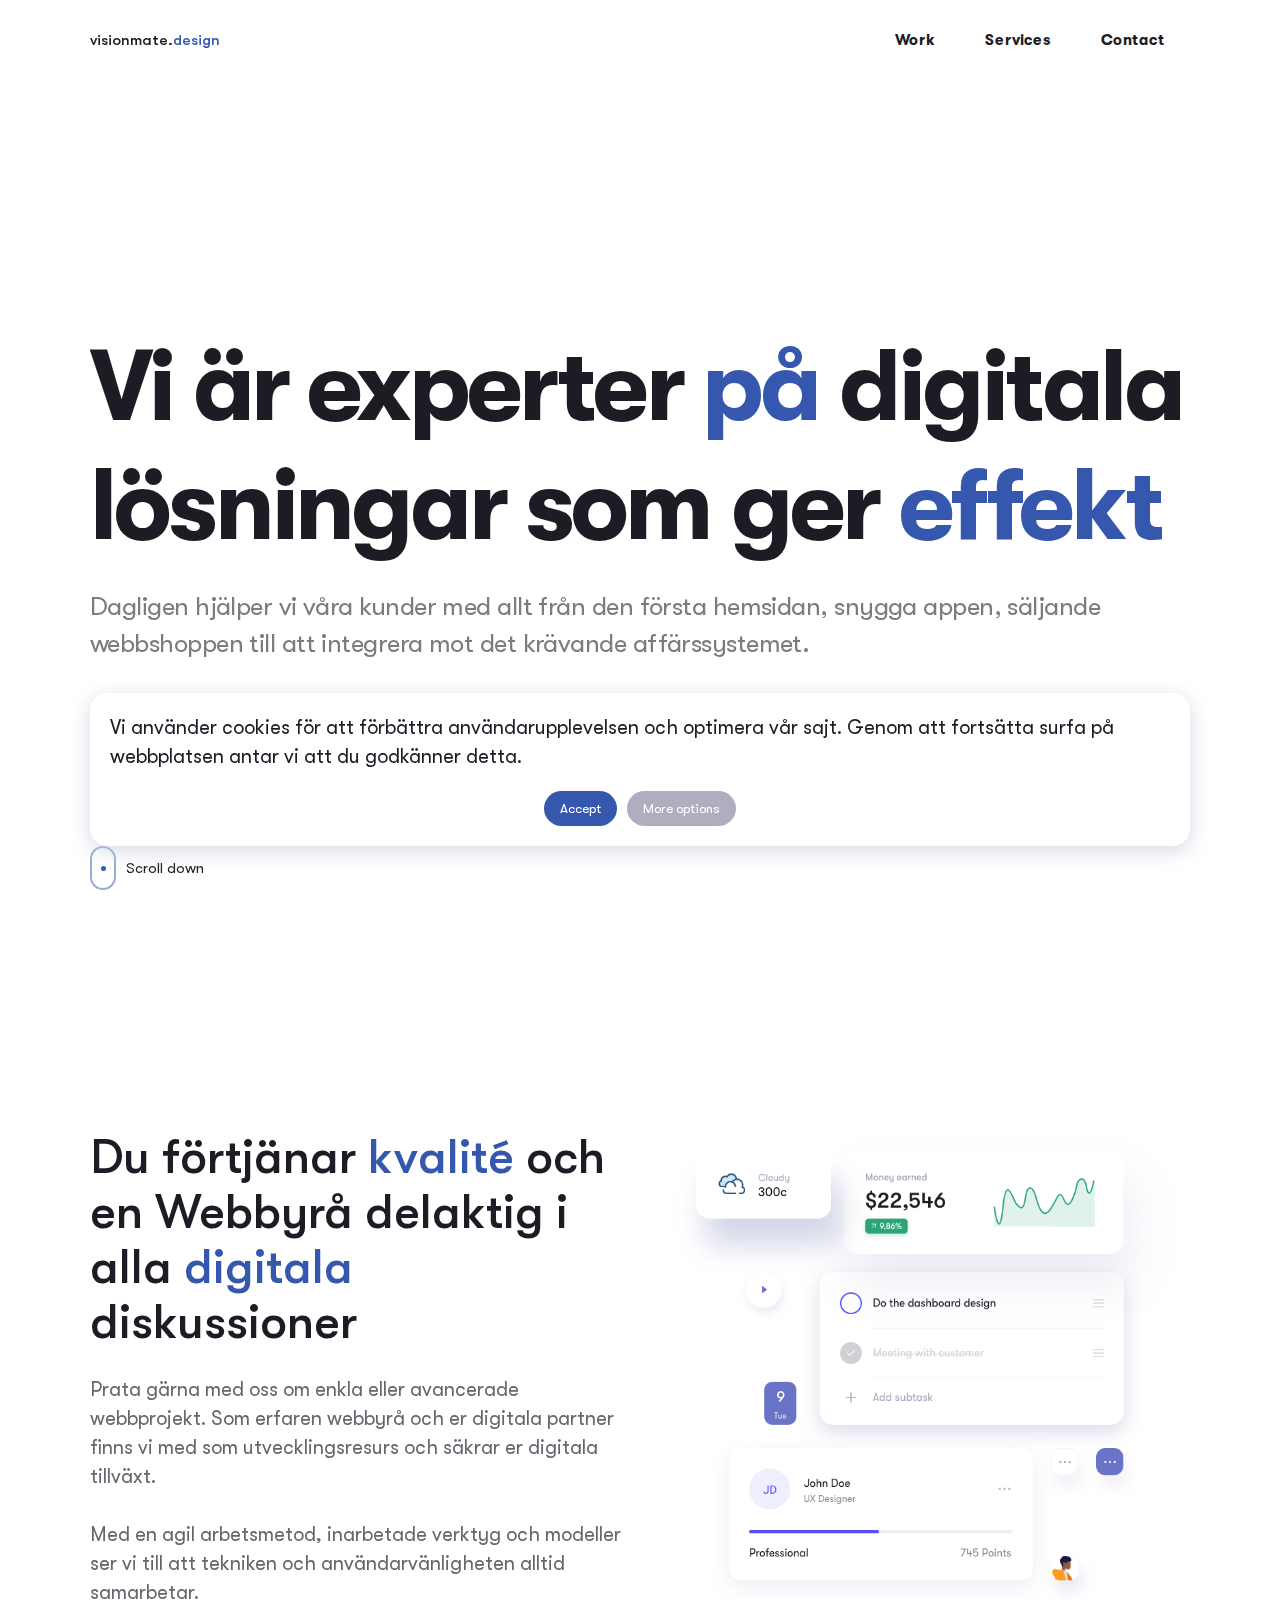
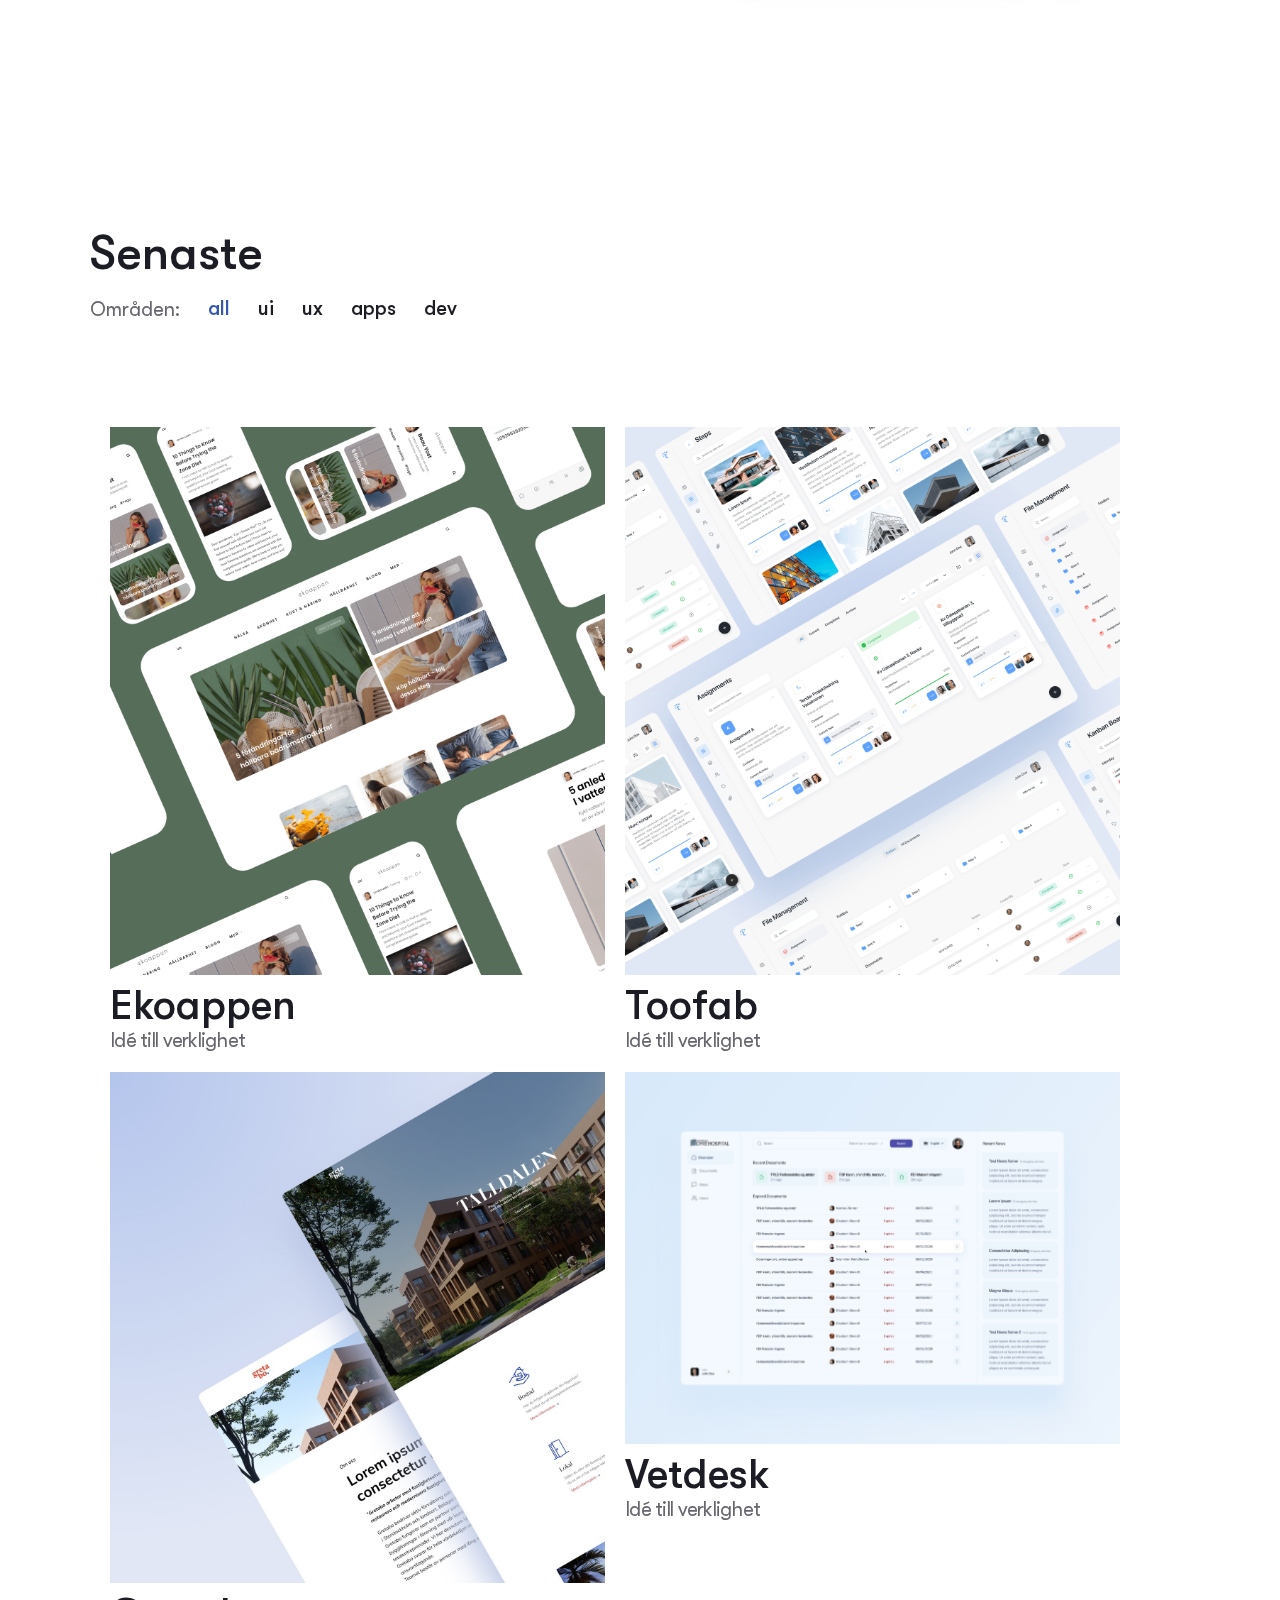
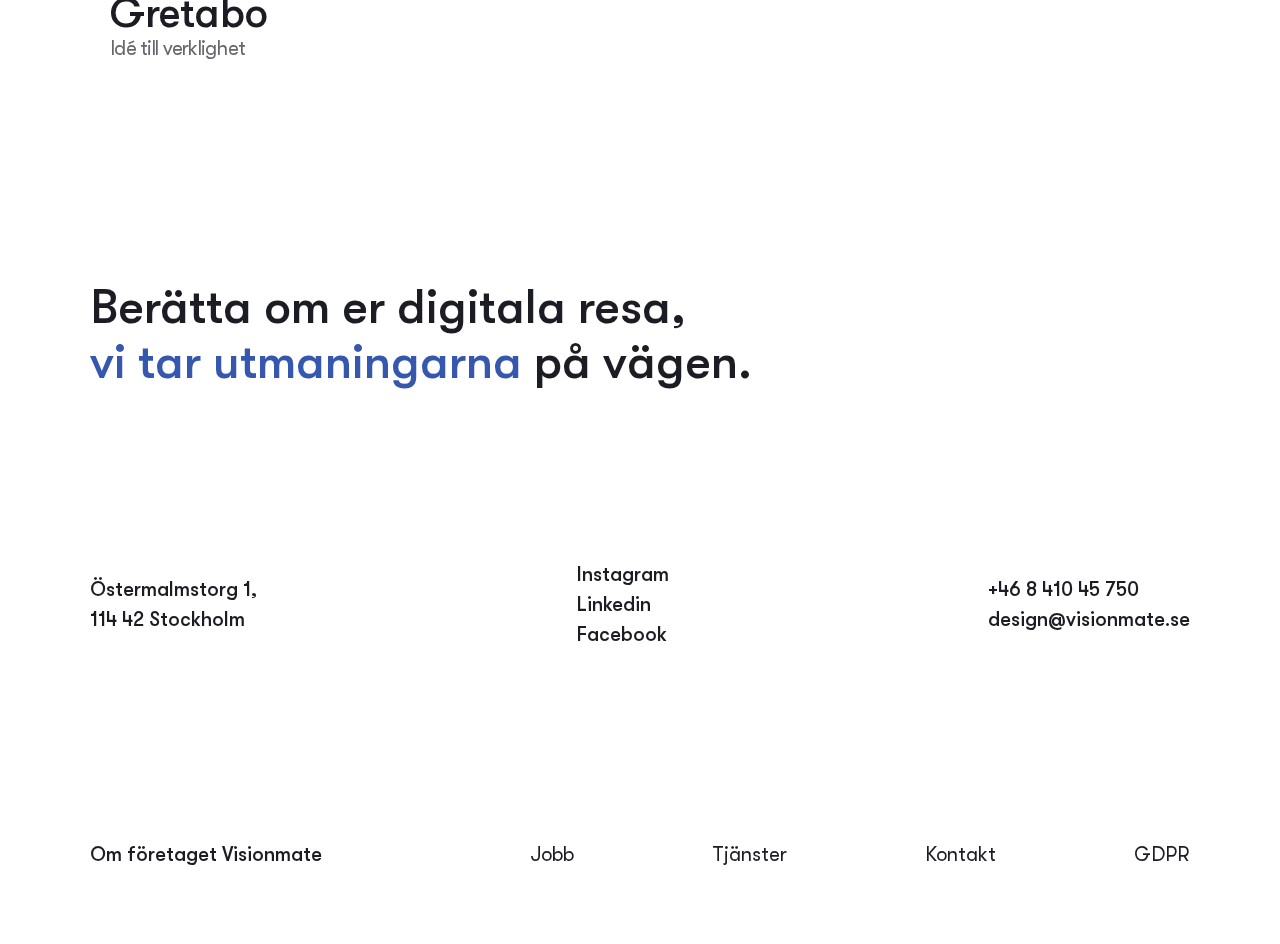
<file: index.html>
<!DOCTYPE html>
<html lang="en">
<head>
    <meta charset="UTF-8">
    <meta name="viewport" content="width=device-width, initial-scale=1.0">
    <meta name="author" content="Visionmate AB" />
    <meta name="copyright" content="Visionmate AB" />
    <!-- <meta http-equiv="cache-control" content="no-cache"/> -->
    <meta name="google-site-verification" content="googlec35f75a976eca7eb.html">
    <meta name="description" content="Bygg en adminpanel helt obegränsat. vBlocks är en white label-lösning där du utgår från en färdigtestad stabil bas som står dig fritt att utforma vidare.">
    <meta name="keywords" content="Visionmate, CRM, Adminpanel, Hantera data, rapportering, Dash Board, Effektivisera, skapa medlemsregister, utveckla webbapplikation, komplett bas">
    <meta property="og:title" content="vCommerce Visionmate">
    <meta property="og:description" content="Det perfekta verktyget för att skräddarsy en webbapplikation.">
    <meta property="og:image" content="https://i.postimg.cc/prqSmK4q/vm.png">
    <meta property="og:url" content="https://www.vblocks.se">
    <meta name="twitter:title" content="vCommerce Visionmate">
    <meta name="twitter:description" content="Det perfekta verktyget för att skräddarsy en webbapplikation">
    <meta name="twitter:image" content="https://i.postimg.cc/prqSmK4q/vm.png">
    <meta name="twitter:card" content="https://www.vblocks.se">

    <title>Visionmate Design</title>
    
    <link type="image/ico" rel="shortcut icon" href="./assets/img/logo.ico"/>
    <link type="image/png" rel="shortcut icon" href="./assets/img/logo.png"/>
    <link rel="apple-touch-icon" href="./assets/img/logo.png" />
    <link rel="stylesheet" href="./font/stylesheet.css">
    <link rel="stylesheet" href="./assets/css/main.css">
</head>
<body>
    <div class="wrapper" data-scroll-container>
        <div data-scroll-section>
        <section class="menu">              
            <a href="/" class="menu__logo">
               visionmate.<span>design</span>
            </a>
            <div class="button">
                <svg width="24px" height="24px" viewBox="0 0 24 24" version="1.1" xmlns="http://www.w3.org/2000/svg">
                <g>
                    <line x1="0" y1="8" x2="24" y2="8" stroke-width="2"/>
                    <line x1="0" y1="15" x2="24" y2="15" stroke-width="2" />
                </g>
                
                <g>
                    <line x1="0" y1="12" x2="24" y2="12" stroke-width="2" />
                    <line x1="0" y1="12" x2="24" y2="12" stroke-width="2" />
                </g>
                </svg>
            </div>
            <nav class="menu__navbar">
                <ul>
                    <li class="menu--item" data-magnetic data-cursor="-opaque" ><a href="./works.html">Work</a></li>
                    <li class="menu--item" data-magnetic data-cursor="-opaque"><a href="./sevices.html">Services</a></li>
                    <li class="menu--item" data-magnetic data-cursor="-opaque"><a href="./contact.html">Contact</a></li>
                </ul>
                <div class="menu__navbar--contact">
                    <p>Contact Us</p>
                    <a class="mail-visionmate" href="mailto:sales@visionmate.se">design@visionmate.se</a>
                </div>
            </nav>
        </section>
        <header class="header">
            <h1>Vi är experter <span>på</span>  digitala lösningar som ger <span>effekt</span></h1>
            <h2>Dagligen hjälper vi våra kunder med allt från den första hemsidan, snygga appen, säljande webbshoppen till att integrera mot det krävande affärssystemet.</h2>
            <div class="header__scroll">
                <span href="#main" class="scroll-icon"></span>
                <p>Scroll down</p>
            </div>
        </header>
        <main id="main" class="main">
            <section class="about container">
                <div class="about__description">
                    <h3>
                        Du förtjänar <span>kvalité</span> och en Webbyrå delaktig i alla <span>digitala</span> diskussioner
                    </h3>
                    <p>
                        Prata gärna med oss om enkla eller avancerade webbprojekt. Som erfaren webbyrå och er digitala partner finns vi med som utvecklingsresurs och säkrar er digitala tillväxt.
                    </br>
                    </br>
                        Med en agil arbetsmetod, inarbetade verktyg och modeller ser vi till att tekniken och användarvänligheten alltid samarbetar.
                    </p>
                </div>
                <div class="about__img">
                    <img src="./img/components.png" alt="components"/>
                </div>
            </section>
            <section class="projects container">
                <h3>Senaste</h3>
                <div class="projects__container">
                    <div class="projects__menu">
                        <p>Områden:</p>
                        <ul>
                            <li class="active" data-filter="all">all</li>
                            <li data-filter="1">ui</li>
                            <li data-filter="2">ux</li>
                            <li data-filter="3">apps</li>
                            <li data-filter="4">dev</li>
                        </ul>
                    </div>
                    <div class="projects__gallery">
                        <div class="filtr-item" data-category="1, 2, 3, 4" data-sort="value">
                            <a href="./ekoappen.html" class="cb-demo-item" data-cursor-text="Se case">
                                <img src="./img/ekoappen2.png" alt="Ekoappen"/>
                                <h4>Ekoappen</h4>
                                <h5>Idé till verklighet</h5>
                            </a>
                        </div>
                        <div class="filtr-item" data-category="1, 2, 4" data-sort="value">
                            <a href="./toofab.html" class="cb-demo-item"  data-cursor-text="Se case">
                                <img src="./img/toofabfilter.png" alt="Toofab"/>
                                <h4>Toofab</h4>
                                <h5>Idé till verklighet</h5>
                            </a>
                        </div>
                        <div class="filtr-item" data-category="1, 2, 4" data-sort="value" class="cb-demo-item"  data-cursor-text="På gång">
                                <img src="./img/Gretabo.jpg" alt="Gretabo"/>
                                <h4>Gretabo</h4>
                                <h5>Idé till verklighet</h5>
                        </div>
                        <div class="filtr-item" data-category="1, 2, 4" data-sort="value" class="cb-demo-item"  data-cursor-text="På gång">
                                <img src="./img/Vetdesk.jpg" alt="Vetdesk"/>
                                <h4>Vetdesk</h4>
                                <h5>Idé till verklighet</h5>
                        </div>
                    </div>
                </div>
            </section>
            <section class="contact">
                <h3>Berätta om er digitala resa,</h3>
                <h3><span>vi tar utmaningarna</span> på vägen.</h3>
                    <div class="contact__data">
                    <p>Östermalmstorg 1,</br>114 42 Stockholm</p>
                    <ul>
                        <li><a href="https://www.instagram.com/visionmateab/" target="blank">Instagram</a></li>
                        <li><a href="#">Linkedin</a></li>
                        <li><a href="https://www.facebook.com/visionmate.se" target="blank">Facebook</a></li>
                    </ul>
                    <div>
                        <a class="phone-visionmate" href="tel:+46 8 410 45 750">+46 8 410 45 750</a>
                        <a class="mail-visionmate" href="mailto:sales@visionmate.se">design@visionmate.se</a>
                    </div>
                </div>
            </section>
        </main>
         <footer class="footer">
            <ul class="footer__list">
                <li><a href="./works.html">Jobb</a></li>
                <li><a href="./sevices.html">Tjänster</a></li>
                <li><a href="./contact.html">Kontakt</a></li>
                <li><a href="#">GDPR</a></li>
            </ul>
            <a class="footer__visionmate-link" href="https://www.visionmate.se" target="blank">Om företaget Visionmate</a>
        </footer>
        <div class="follow"></div>
        <div id="cookies-message-container">
            <div id="cookies-message">
                <p id="cookies-description">Vi använder cookies för att förbättra användarupplevelsen och optimera vår sajt. Genom att fortsätta surfa på webbplatsen antar vi att du godkänner detta.</button>
                <form>
                    <button id="accept-cookies-checkbox" formaction="javascript:WHCloseCookiesWindow()">Accept</button>
                    <button id="more-cookies-checkbox">More options</button>
                </form>
            </div>
        </div>
    </div>
    </div>
    <script>
        window.onload = WHCheckCookies;
        function WHCheckCookies(){
          if(!localStorage.cookies_accepted) {
          var cookies_message = document.getElementById("cookies-message-container"); 
          cookies_message.style.display="flex" 
          } 
      }
      function WHCloseCookiesWindow(){ 
      localStorage.cookies_accepted = true; 
      document.getElementById("cookies-message-container").remove();
      }


  </script>
   <script src="./assets/js/bundle.js" defer></script>
</body>
</html>
</file>
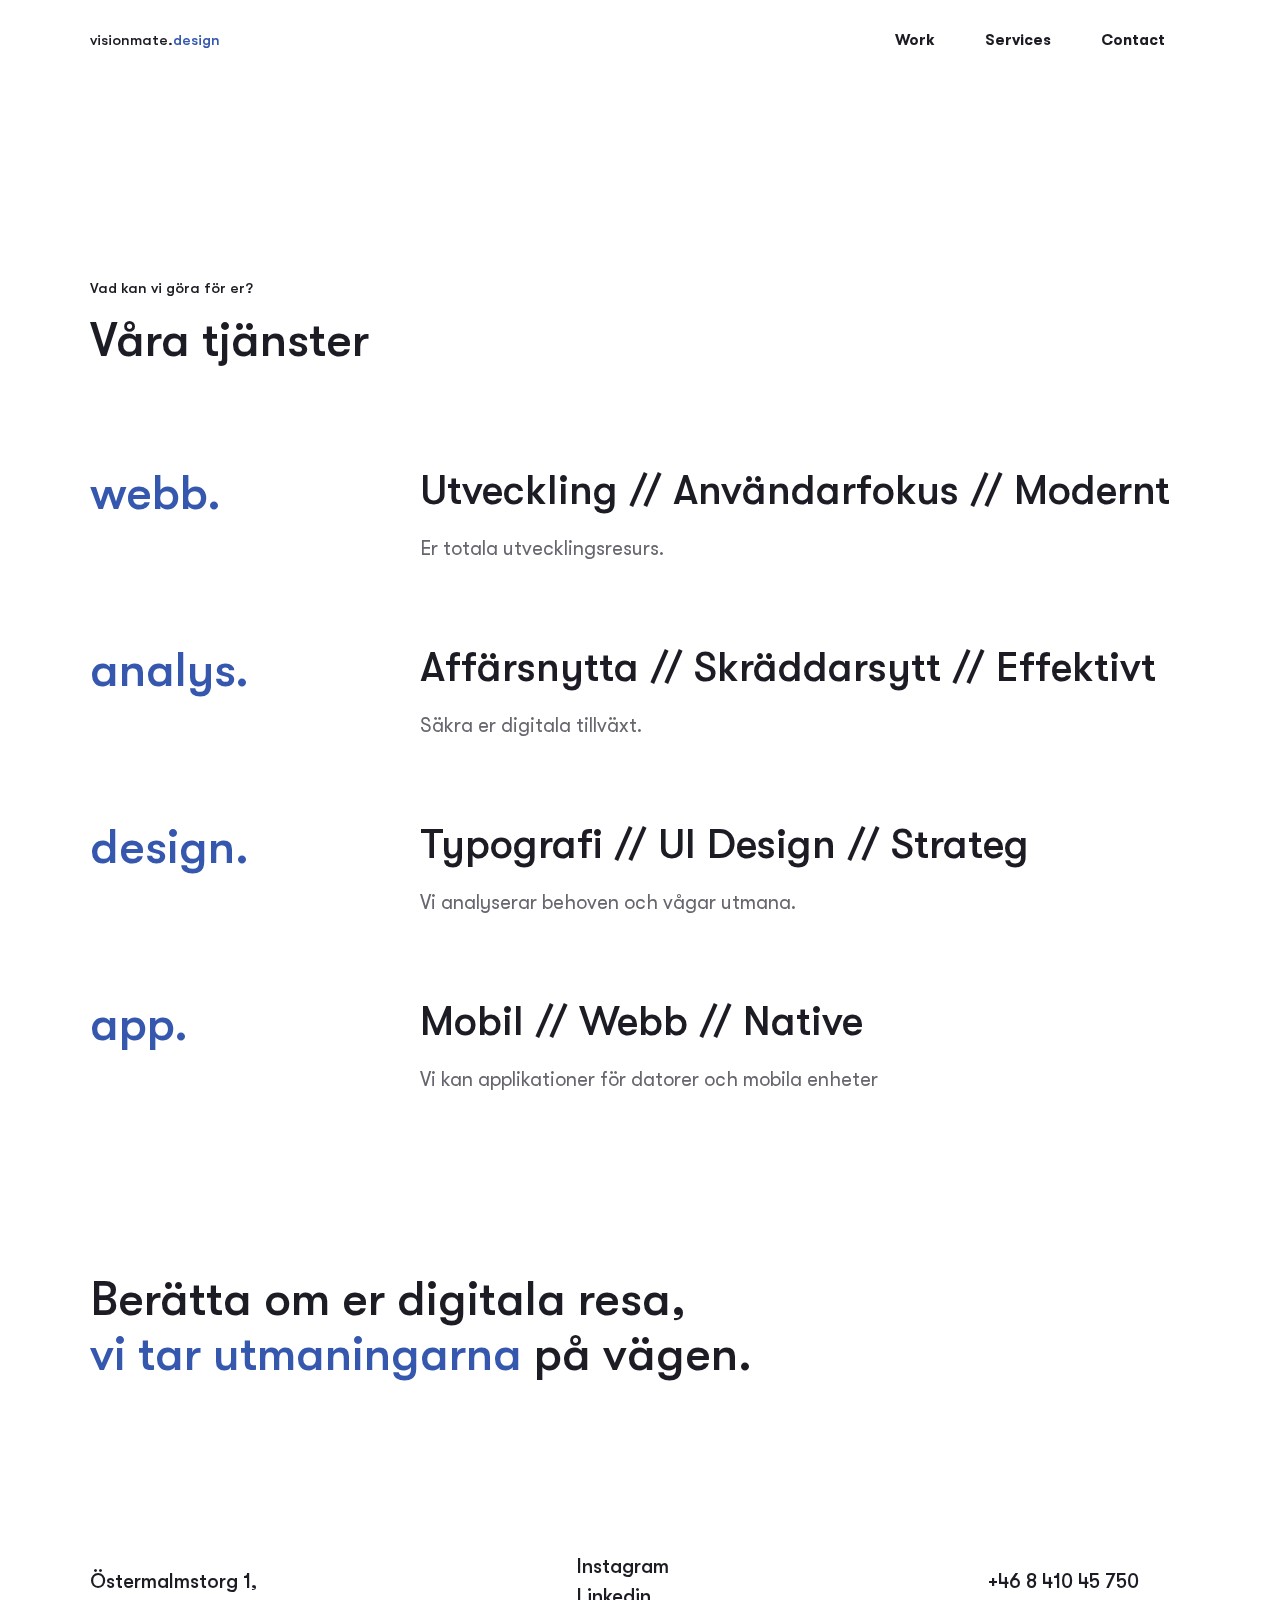
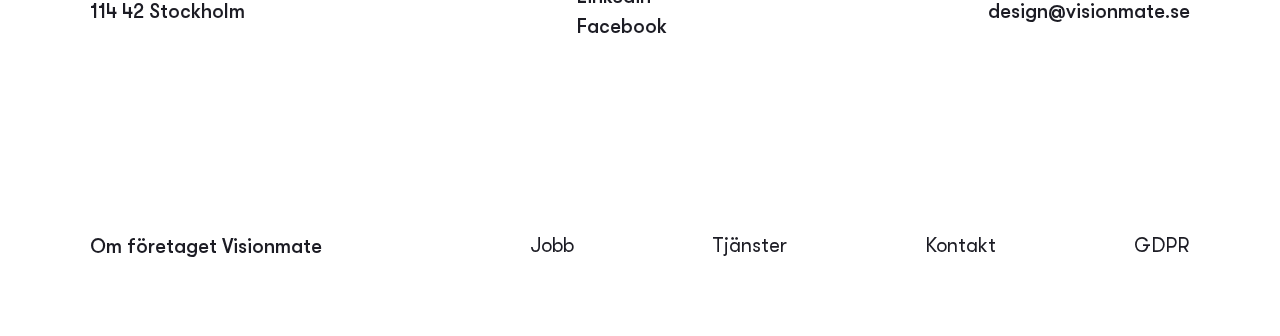
<file: sevices.html>
<!DOCTYPE html>
<html lang="en">
<head>
    <meta charset="UTF-8">
    <meta name="viewport" content="width=device-width, initial-scale=1.0">
    <meta name="author" content="Visionmate AB" />
    <meta name="copyright" content="Visionmate AB" />
    <!-- <meta http-equiv="cache-control" content="no-cache"/> -->
    <meta name="google-site-verification" content="googlec35f75a976eca7eb.html">
    <meta name="description" content="Bygg en adminpanel helt obegränsat. vBlocks är en white label-lösning där du utgår från en färdigtestad stabil bas som står dig fritt att utforma vidare.">
    <meta name="keywords" content="Visionmate, CRM, Adminpanel, Hantera data, rapportering, Dash Board, Effektivisera, skapa medlemsregister, utveckla webbapplikation, komplett bas">
    <meta property="og:title" content="vCommerce Visionmate">
    <meta property="og:description" content="Det perfekta verktyget för att skräddarsy en webbapplikation.">
    <meta property="og:image" content="https://i.postimg.cc/prqSmK4q/vm.png">
    <meta property="og:url" content="https://www.vblocks.se">
    <meta name="twitter:title" content="vCommerce Visionmate">
    <meta name="twitter:description" content="Det perfekta verktyget för att skräddarsy en webbapplikation">
    <meta name="twitter:image" content="https://i.postimg.cc/prqSmK4q/vm.png">
    <meta name="twitter:card" content="https://www.vblocks.se">

    <title>Visionmate Design</title>
    
    <link type="image/ico" rel="shortcut icon" href="./assets/img/logo.ico"/>
    <link type="image/png" rel="shortcut icon" href="./assets/img/logo.png"/>
    <link rel="apple-touch-icon" href="./assets/img/logo.png" />
    <link rel="stylesheet" href="./assets/font/stylesheet.css">
    
    <link rel="stylesheet" href="./font/stylesheet.css">
    <link rel="stylesheet" href="./assets/css/main.css">
</head>
<body>
    <div class="wrapper services" data-scroll-container>
        <div data-scroll-section>
            <section class="menu">              
                <a href="/" class="menu__logo">
                visionmate.<span>design</span>
                </a>
                <div class="button">
                    <svg width="24px" height="24px" viewBox="0 0 24 24" version="1.1" xmlns="http://www.w3.org/2000/svg">
                    <g>
                        <line x1="0" y1="8" x2="24" y2="8" stroke-width="2"/>
                        <line x1="0" y1="15" x2="24" y2="15" stroke-width="2" />
                    </g>
                    
                    <g>
                        <line x1="0" y1="12" x2="24" y2="12" stroke-width="2" />
                        <line x1="0" y1="12" x2="24" y2="12" stroke-width="2" />
                    </g>
                    </svg>
                </div>
                <nav class="menu__navbar">
                    <ul>
                        <li data-magnetic data-cursor="-opaque" ><a href="./works.html">Work</a></li>
                        <li data-magnetic data-cursor="-opaque" ><a href="#">Services</a></li>
                        <li data-magnetic data-cursor="-opaque" ><a href="./contact.html">Contact</a></li>
                    </ul>
                    <div class="menu__navbar--contact">
                        <p>Contact Us</p>
                        <a class="mail-visionmate" href="mailto:sales@visionmate.se">design@visionmate.se</a>
                    </div>
                </nav>
            </section>
            <main id="main" class="main container">
                <h6>Vad kan vi göra för er?</h6>
                <h3>Våra tjänster</h3>
                <section class="services">
                    <div class="services__item">
                        <h3><span>webb.</span></h3>
                        <div class="services__item--description">
                            <h4>Utveckling // Användarfokus // Modernt</h4>
                            <p>Er totala utvecklingsresurs.</p>
                        </div>
                    </div>
                    <div class="services__item">
                        <h3><span>analys.</span></h3>
                        <div class="services__item--description">
                            <h4>Affärsnytta // Skräddarsytt // Effektivt </h4>
                            <p>Säkra er digitala tillväxt.</p>
                        </div>
                    </div>
                    <div class="services__item">
                        <h3><span>design.</span></h3>
                        <div class="services__item--description">
                            <h4>Typografi // UI Design // Strateg</h4>
                            <p>Vi analyserar behoven och vågar utmana.</p>
                        </div>
                    </div>
                    <div class="services__item">
                        <h3><span>app.</span></h3>
                        <div class="services__item--description">
                            <h4>Mobil // Webb // Native</h4>
                            <p>Vi kan applikationer för datorer och mobila enheter</p>
                        </div>
                    </div>
                </section>
                <section class="contact">
                    <h3>Berätta om er digitala resa,</h3>
                    <h3><span>vi tar utmaningarna</span> på vägen.</h3>
                    <div class="contact__data">
                        <p>Östermalmstorg 1,</br>114 42 Stockholm</p>
                        <ul>
                            <li><a href="https://www.instagram.com/visionmateab/" target="blank">Instagram</a></li>
                            <li><a href="#">Linkedin</a></li>
                            <li><a href="https://www.facebook.com/visionmate.se" target="blank">Facebook</a></li>
                        </ul>
                        <div>
                            <a class="phone-visionmate" href="tel:+46 8 410 45 750">+46 8 410 45 750</a>
                            <a class="mail-visionmate" href="mailto:sales@visionmate.se">design@visionmate.se</a>
                        </div>
                    </div>
                </section>
            </main>
            <footer class="footer">
                <ul class="footer__list">
                    <li><a href="./works.html">Jobb</a></li>
                    <li><a href="#">Tjänster</a></li>
                    <li><a href="./contact.html">Kontakt</a></li>
                    <li><a href="#">GDPR</a></li>
                </ul>
                <a class="footer__visionmate-link" href="https://www.visionmate.se" target="blank">Om företaget Visionmate</a>
            </footer>
        </div>
    </div>
    <script src="./assets/js/bundle.js" defer></script>
</body>
</html>
</file>
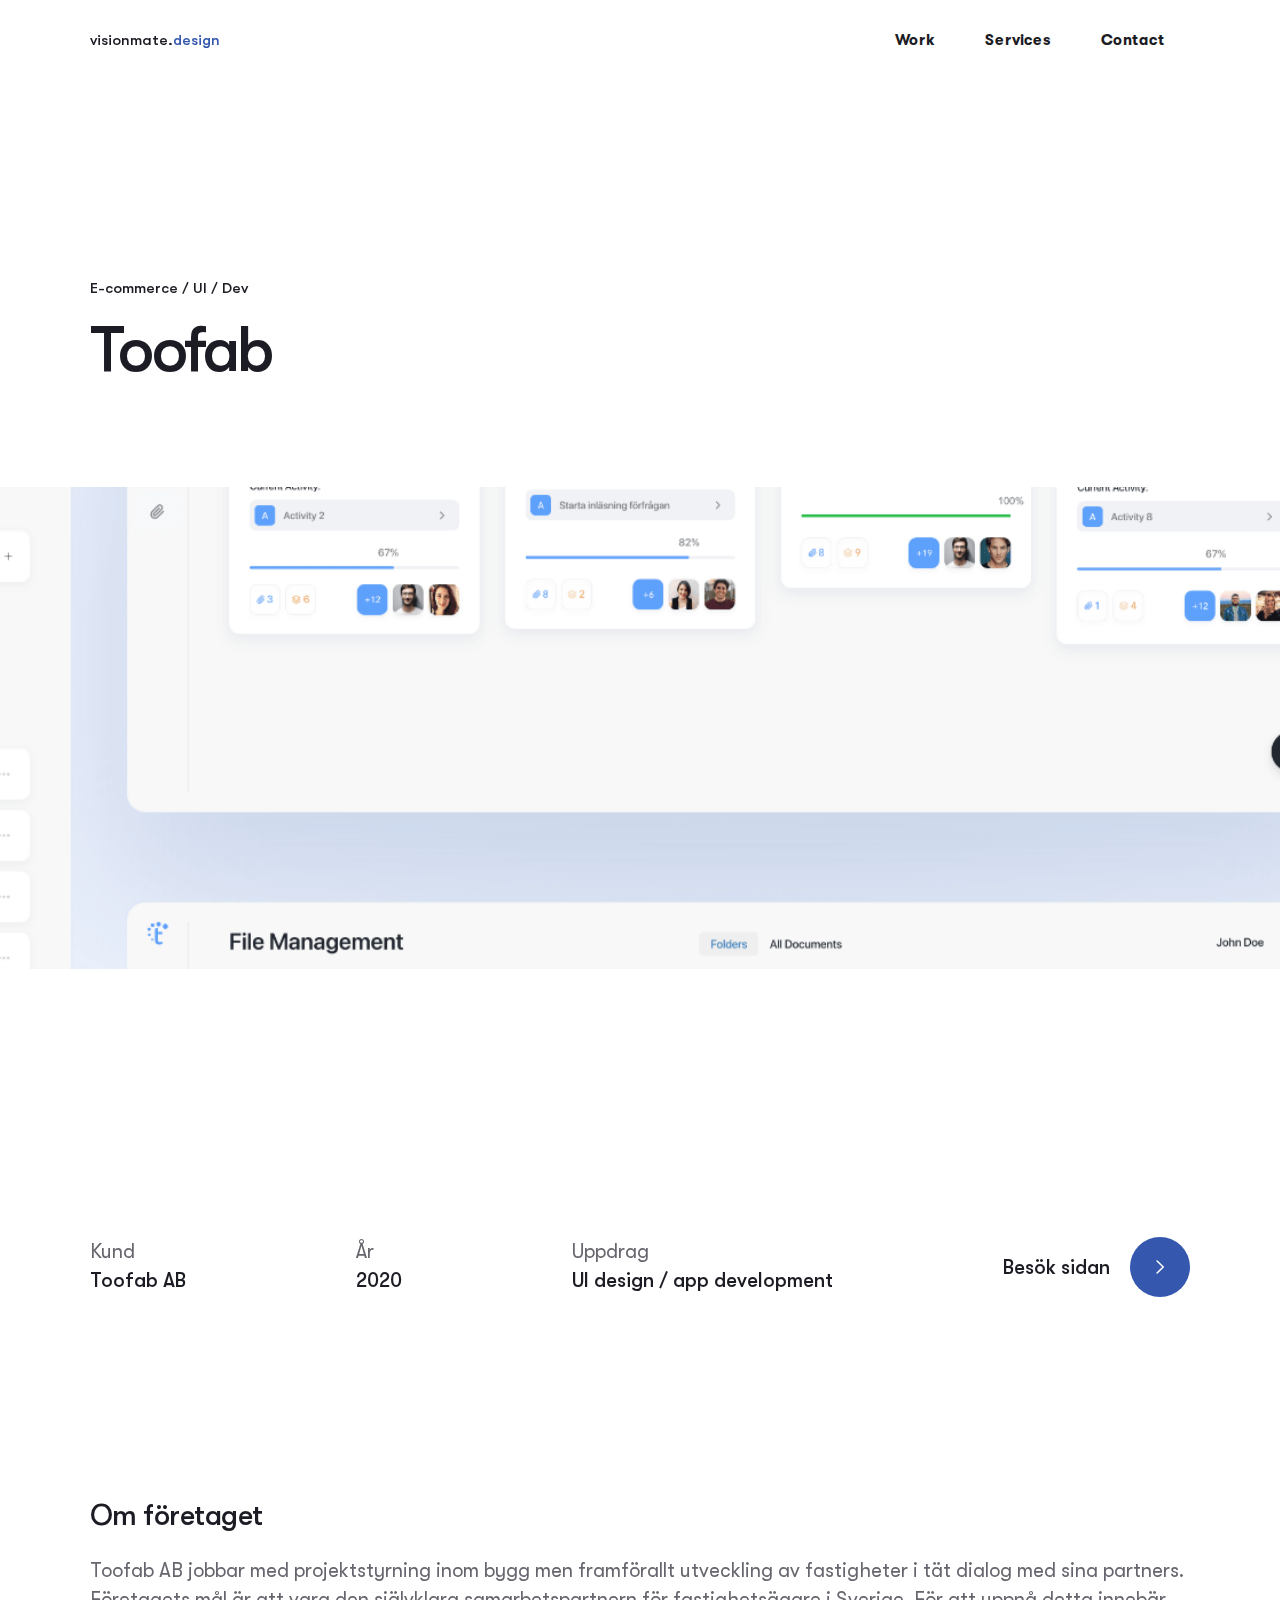
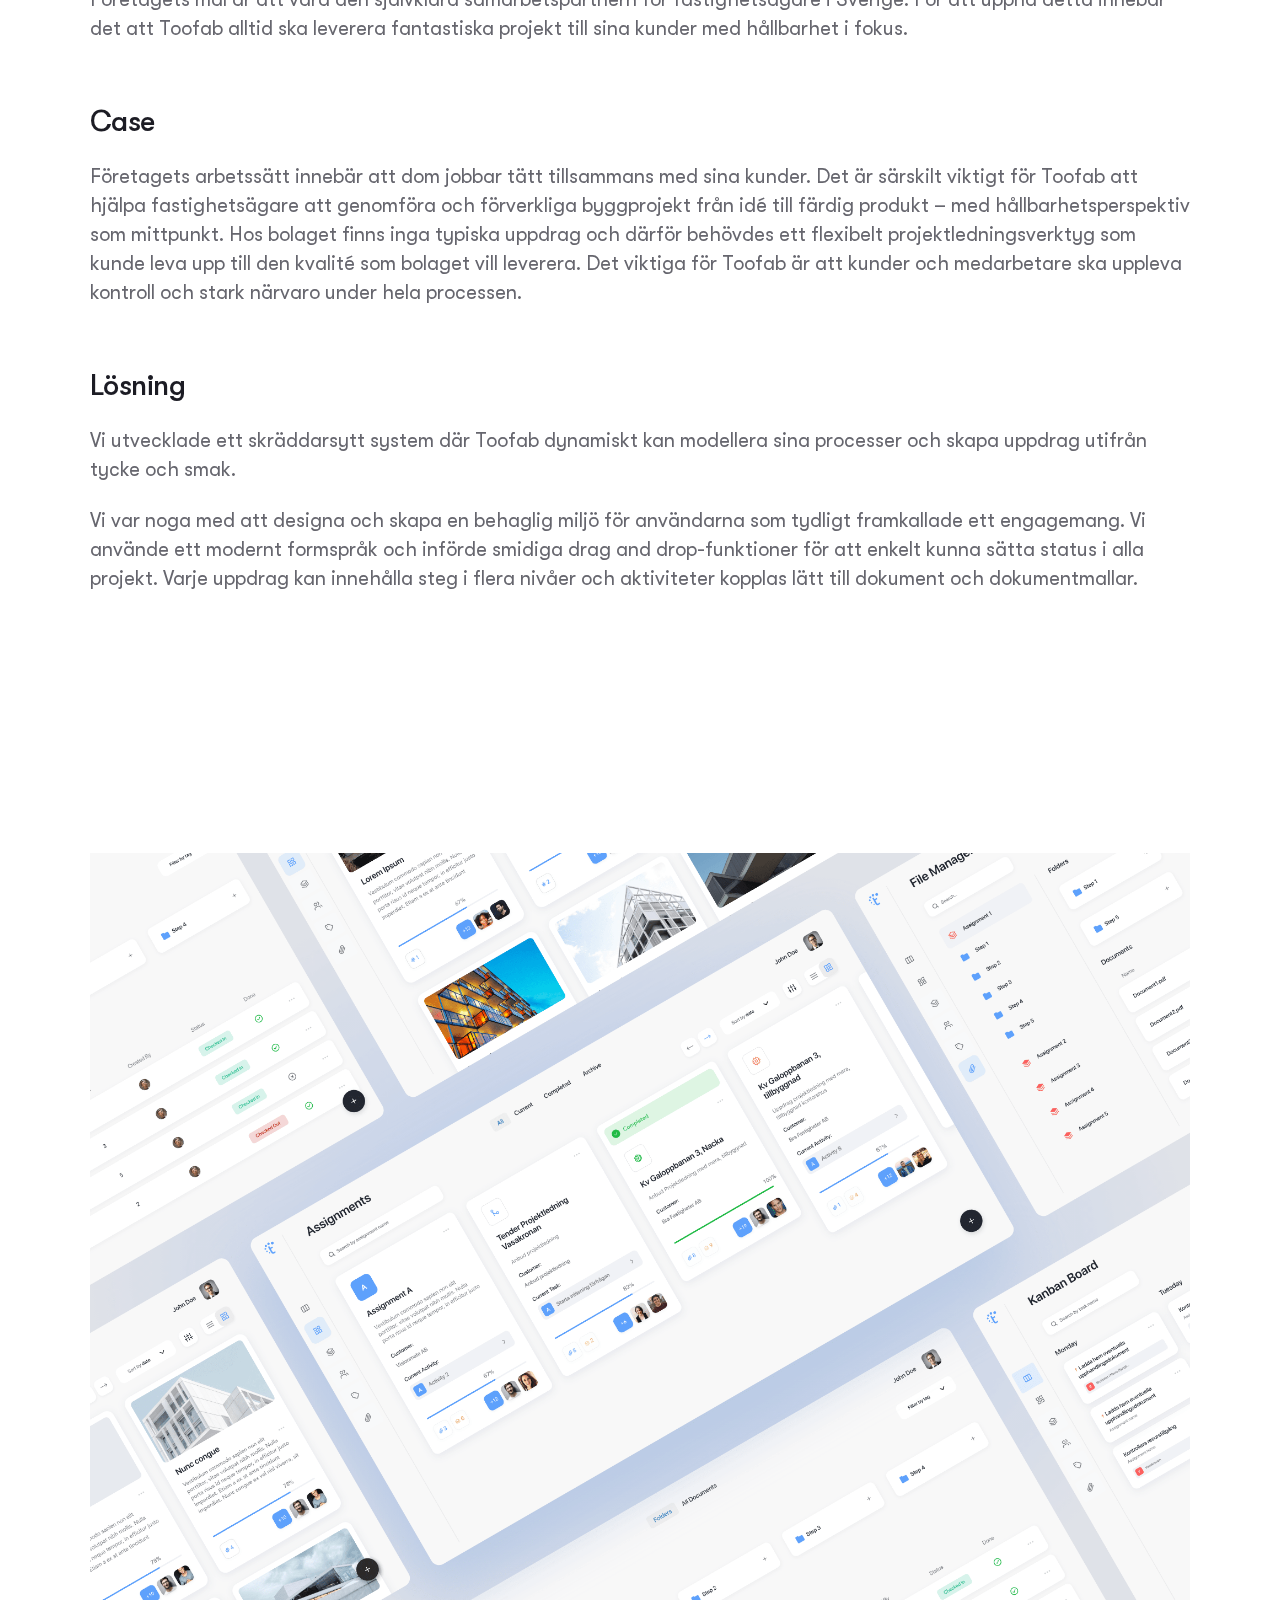
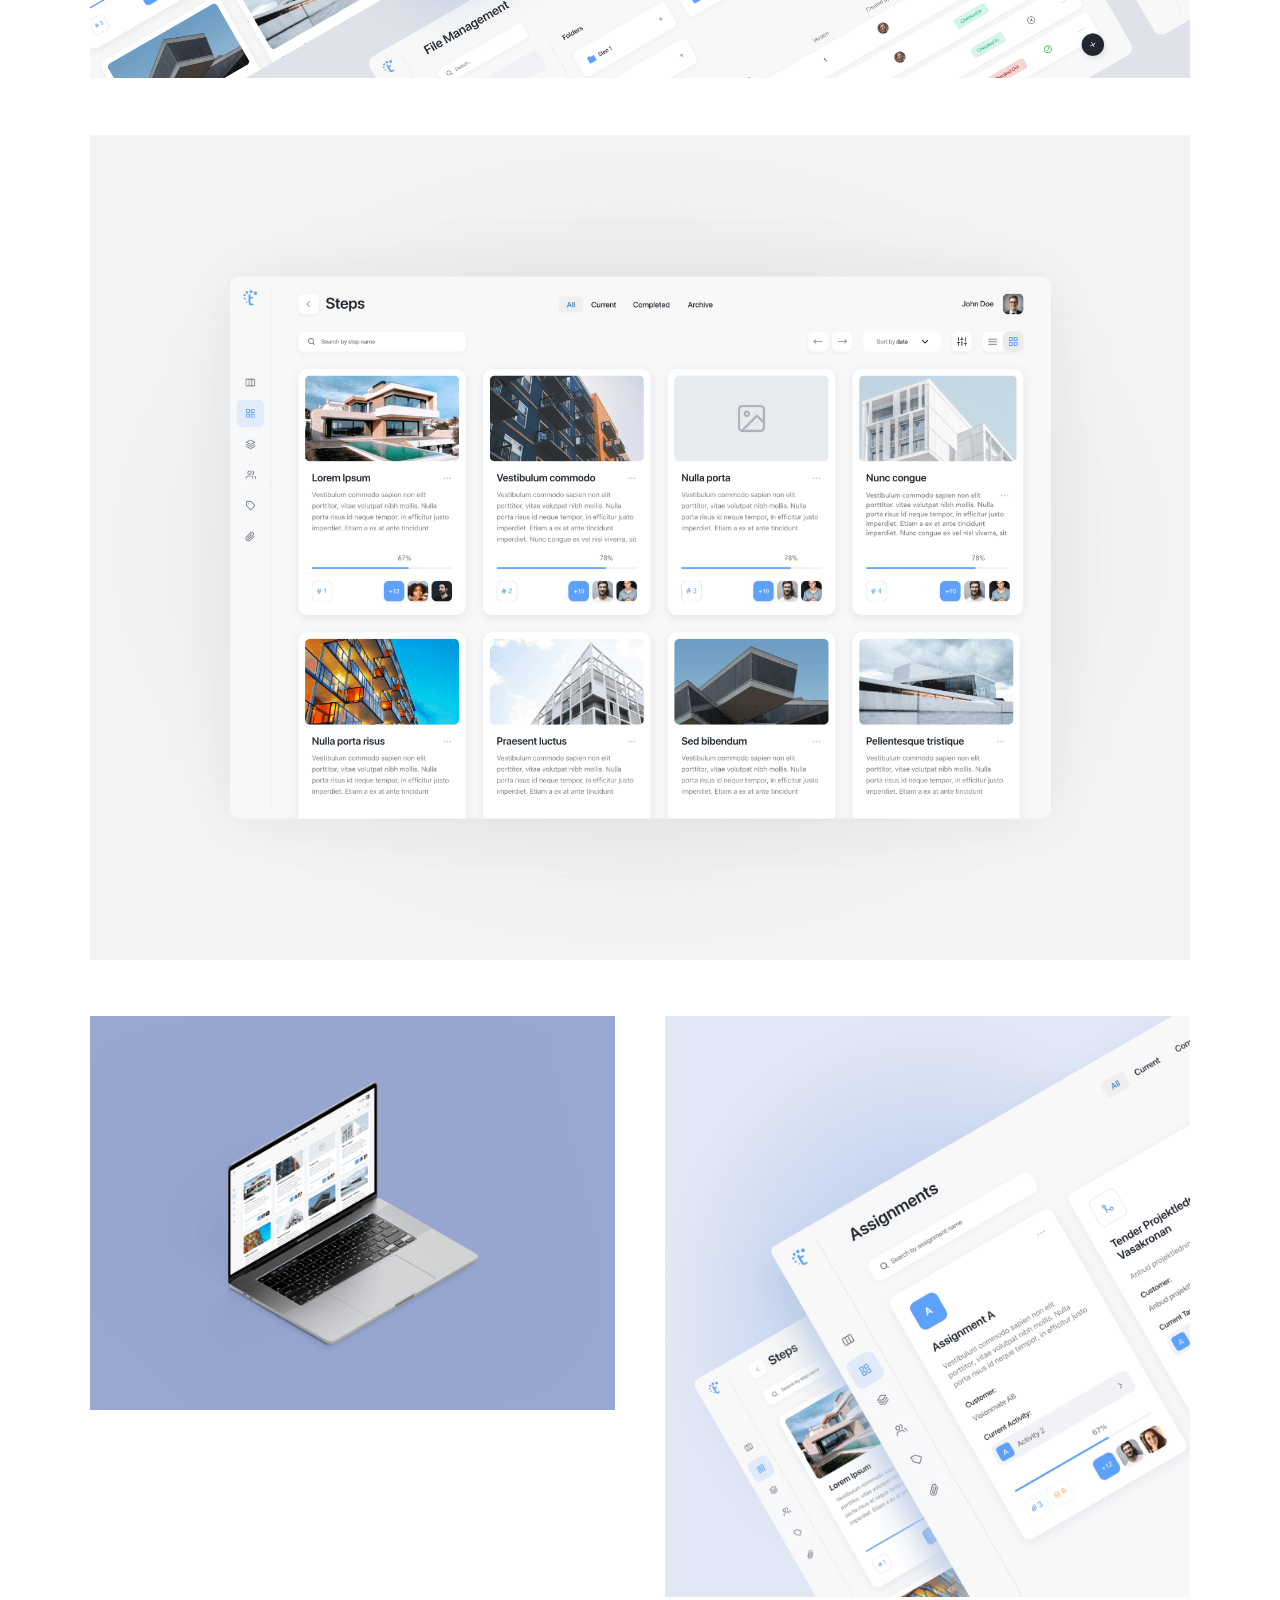
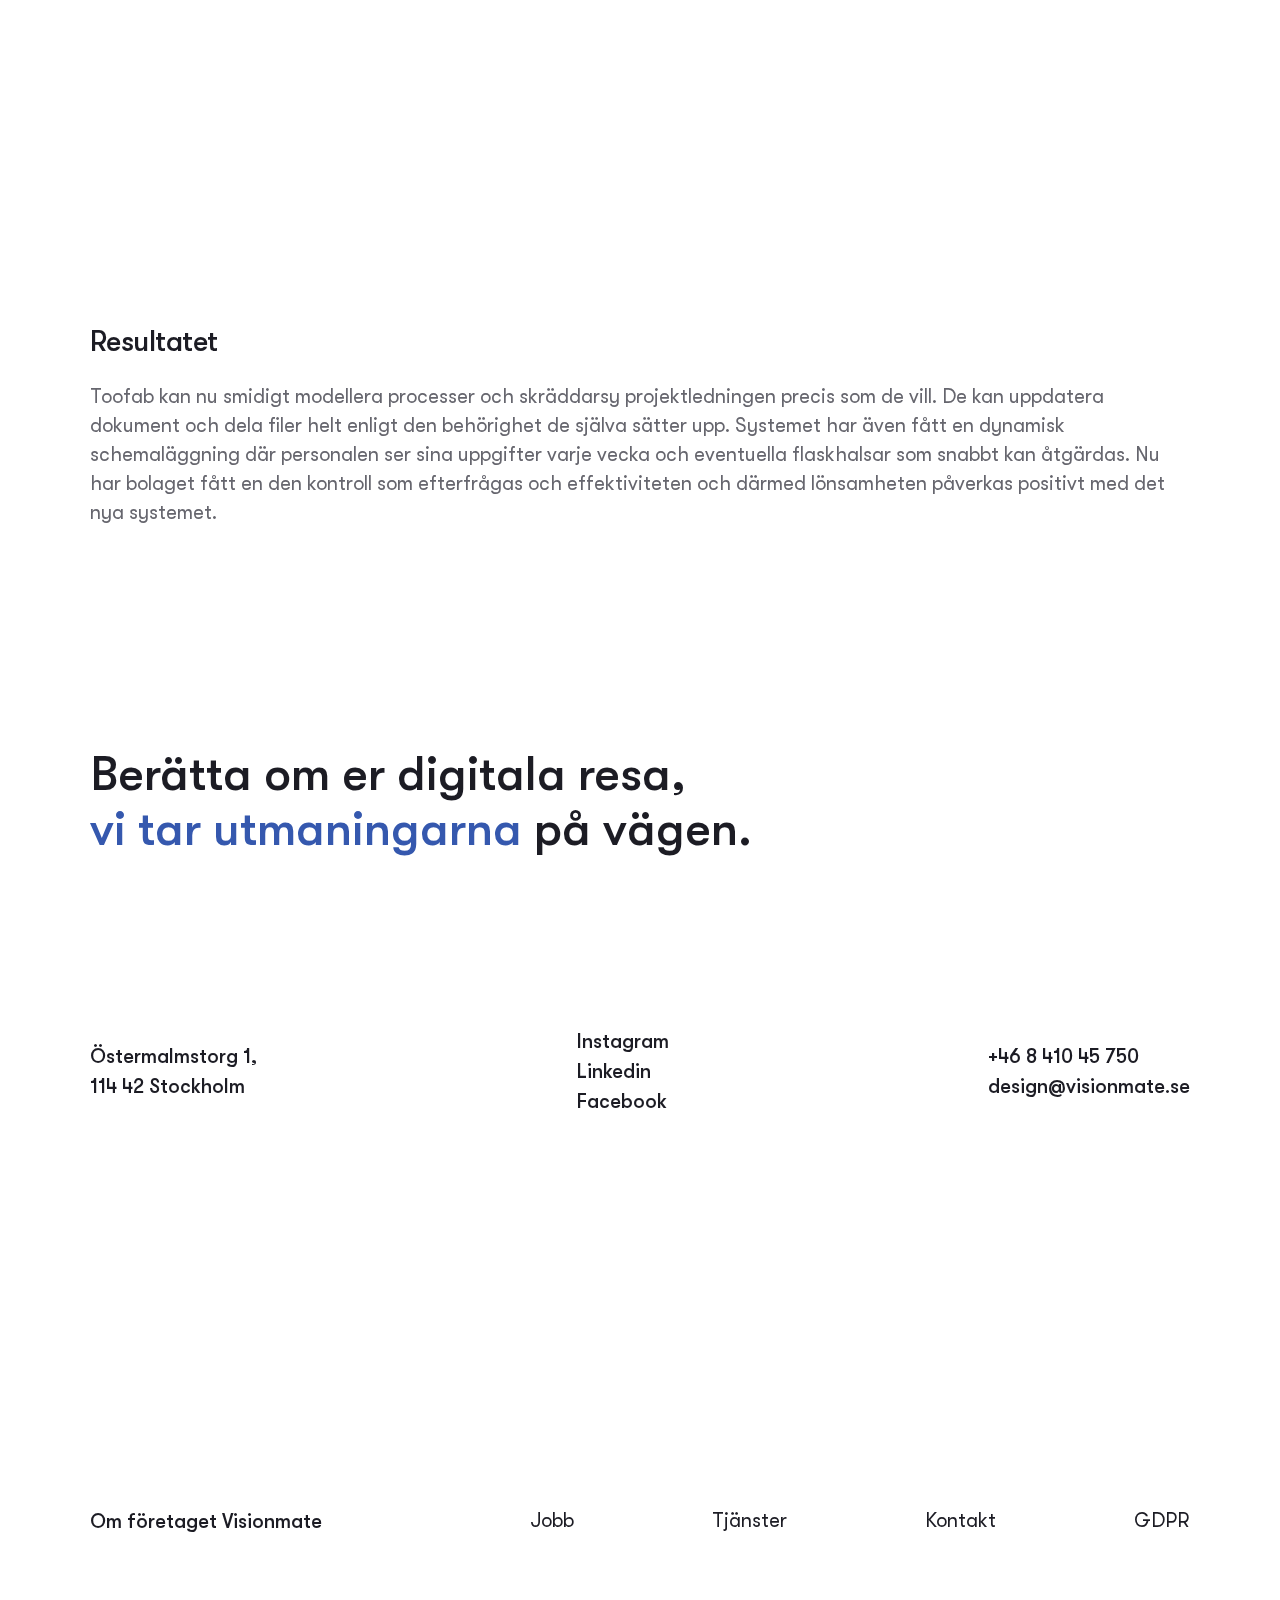
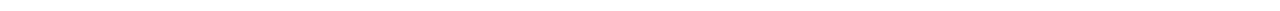
<file: toofab.html>
<!DOCTYPE html>
<html lang="en">
<head>
    <meta charset="UTF-8">
    <meta name="viewport" content="width=device-width, initial-scale=1.0">
    <meta name="author" content="Visionmate AB" />
    <meta name="copyright" content="Visionmate AB" />
    <!-- <meta http-equiv="cache-control" content="no-cache"/> -->
    <meta name="google-site-verification" content="googlec35f75a976eca7eb.html">
    <meta name="description" content="Bygg en adminpanel helt obegränsat. vBlocks är en white label-lösning där du utgår från en färdigtestad stabil bas som står dig fritt att utforma vidare.">
    <meta name="keywords" content="Visionmate, CRM, Adminpanel, Hantera data, rapportering, Dash Board, Effektivisera, skapa medlemsregister, utveckla webbapplikation, komplett bas">
    <meta property="og:title" content="vCommerce Visionmate">
    <meta property="og:description" content="Det perfekta verktyget för att skräddarsy en webbapplikation.">
    <meta property="og:image" content="https://i.postimg.cc/prqSmK4q/vm.png">
    <meta property="og:url" content="https://www.vblocks.se">
    <meta name="twitter:title" content="vCommerce Visionmate">
    <meta name="twitter:description" content="Det perfekta verktyget för att skräddarsy en webbapplikation">
    <meta name="twitter:image" content="https://i.postimg.cc/prqSmK4q/vm.png">
    <meta name="twitter:card" content="https://www.vblocks.se">

    <title>Visionmate Design</title>
    
    <link type="image/ico" rel="shortcut icon" href="./assets/img/logo.ico"/>
    <link type="image/png" rel="shortcut icon" href="./assets/img/logo.png"/>
    <link rel="apple-touch-icon" href="./assets/img/logo.png" />
    <link rel="stylesheet" href="./assets/font/stylesheet.css">
    
    <link rel="stylesheet" href="./font/stylesheet.css">
    <link rel="stylesheet" href="./assets/css/main.css">
</head>
<body>
    <div class="wrapper project" data-scroll-container>
        <div data-scroll-section>
            <section class="menu">              
                <a href="/" class="menu__logo">
                visionmate.<span>design</span>
                </a>
                <div class="button">
                    <svg width="24px" height="24px" viewBox="0 0 24 24" version="1.1" xmlns="http://www.w3.org/2000/svg">
                    <g>
                        <line x1="0" y1="8" x2="24" y2="8" stroke-width="2"/>
                        <line x1="0" y1="15" x2="24" y2="15" stroke-width="2" />
                    </g>
                    
                    <g>
                        <line x1="0" y1="12" x2="24" y2="12" stroke-width="2" />
                        <line x1="0" y1="12" x2="24" y2="12" stroke-width="2" />
                    </g>
                    </svg>
                </div>
                <nav class="menu__navbar">
                    <ul>
                        <li data-magnetic data-cursor="-opaque" ><a href="./works.html">Work</a></li>
                        <li data-magnetic data-cursor="-opaque" ><a href="./sevices.html">Services</a></li>
                        <li data-magnetic data-cursor="-opaque" ><a href="./contact.html">Contact</a></li>
                    </ul>
                    <div class="menu__navbar--contact">
                        <p>Contact Us</p>
                        <a class="mail-visionmate" href="mailto:sales@visionmate.se">design@visionmate.se</a>
                    </div>
                </nav>
            </section>
            <header class="project-header container">
                <h6>E-commerce / UI / Dev</h6>
                <h3>Toofab</h3>   
                <div class="o-image_wrapper project-header__banner" data-scroll data-scroll-call="dynamicBackground" data-scroll-repeat>
                    <div class="o-image" data-scroll data-scroll-speed="-3.5">
                        <div class="c-speed-block_image" style="background-image:url('./img/toofabmain.png')"></div>
                    </div> 
                </div>      
                <ul class="project-header__items">
                    <li class="project-header__item">
                        <p>Kund</p>
                        <p class="project-header__item--title">Toofab AB</p>
                    </li>
                    <li class="project-header__item">
                        <p>År</p>
                        <p class="project-header__item--title">2020</p>
                    </li>
                    <li class="project-header__item">
                        <p>Uppdrag</p>
                        <p class="project-header__item--title">UI design / app development</p>
                    </li>
                    <li class="project-header__item--link-container">
                        <p class="project-header__item--title">Besök sidan</p>
                        <a href="https://toofab.se/" class="project-header__item--link">
                            <img src="./img/chevron.svg"/>
                        </a>
                    </li>
                </ul>
            </header>
            <main id="main" class="main container">
                <section class="sample-project ekoappen">
                    <div class="sample-project__description">
                        <h2>Om företaget</h2>
                        <p>Toofab AB jobbar med projektstyrning inom bygg men framförallt utveckling av fastigheter i tät dialog med sina partners. Företagets mål är att vara den självklara samarbetspartnern för fastighetsägare i Sverige. För att uppnå detta innebär det att Toofab alltid ska leverera fantastiska projekt till sina kunder med hållbarhet i fokus.</p>
                    </div>    
                    <div class="sample-project__description">
                        <h2>Case</h2>
                        <p>Företagets arbetssätt innebär att dom jobbar tätt tillsammans med sina kunder. Det är särskilt viktigt för Toofab att hjälpa fastighetsägare att genomföra och förverkliga byggprojekt från idé till färdig produkt – med hållbarhetsperspektiv som mittpunkt.
                            Hos bolaget finns inga typiska uppdrag och därför behövdes ett flexibelt projektledningsverktyg som kunde leva upp till den kvalité som bolaget vill leverera. Det viktiga för Toofab är att kunder och medarbetare ska uppleva kontroll och stark närvaro under hela processen.</p>
                    </div>  
                    <div class="sample-project__description">
                        <h2>Lösning</h2>
                        <p>Vi utvecklade ett skräddarsytt system där Toofab dynamiskt kan modellera sina processer och skapa uppdrag utifrån tycke och smak.</p>
                    </br>
                        <p>Vi var noga med att designa och skapa en behaglig miljö för användarna som tydligt framkallade ett engagemang. Vi använde ett modernt formspråk och införde smidiga drag and drop-funktioner för att enkelt kunna sätta status i alla projekt. Varje uppdrag kan innehålla steg i flera nivåer och aktiviteter kopplas lätt till dokument och dokumentmallar.</p>
                    </div>
                    <div class="sample-project__gallery container">
                        <div class="sample-project__gallery--img toofab">
                            <img class="first-img-toofab" src="./img/toofab1.png"/>
                        </div>
                        <div class="sample-project__gallery--img toofab">
                            <img class="first-img-toofab" src="./img/toofab2.png"/>
                        </div>
                        <div class="sample-project__gallery--img toofab"> 
                            <img src="./img/toofab3.png"/>
                        </div>
                        <div class="sample-project__gallery--img toofab">
                            <img src="./img/toofab4.png"/>
                        </div>
                    </div>
                    <div class="sample-project__description">
                        <h2>Resultatet</h2>
                        <p>Toofab kan nu smidigt modellera processer och skräddarsy projektledningen precis som de vill. De kan uppdatera dokument och dela filer helt enligt den behörighet de själva sätter upp. Systemet har även fått en dynamisk schemaläggning där personalen ser sina uppgifter varje vecka och eventuella flaskhalsar som snabbt kan åtgärdas. Nu har bolaget fått en den kontroll som efterfrågas och effektiviteten och därmed lönsamheten påverkas positivt med det nya systemet.</p>
                    </div> 
                </section>
                <section class="contact">
                    <h3>Berätta om er digitala resa,</h3>
                    <h3><span>vi tar utmaningarna</span> på vägen.</h3>
                    <div class="contact__data">
                        <p>Östermalmstorg 1,</br>114 42 Stockholm</p>
                        <ul>
                            <li><a href="https://www.instagram.com/visionmateab/" target="blank">Instagram</a></li>
                            <li><a href="#">Linkedin</a></li>
                            <li><a href="https://www.facebook.com/visionmate.se" target="blank">Facebook</a></li>
                        </ul>
                        <div>
                            <a class="phone-visionmate" href="tel:+46 8 410 45 750">+46 8 410 45 750</a>
                            <a class="mail-visionmate" href="mailto:sales@visionmate.se">design@visionmate.se</a>
                        </div>
                    </div>
                </section>
            </main>
            <footer class="footer">
                <ul class="footer__list">
                    <li><a href="./works.html">Jobb</a></li>
                    <li><a href="#">Tjänster</a></li>
                    <li><a href="./contact.html">Kontakt</a></li>
                    <li><a href="#">GDPR</a></li>
                </ul>
                <a class="footer__visionmate-link" href="https://www.visionmate.se" target="blank">Om företaget Visionmate</a>
            </footer>
            <div class="follow"></div>
        </div>
    </div>
    <script src="./assets/js/bundle.js" defer></script>
</body>
</html>
</file>
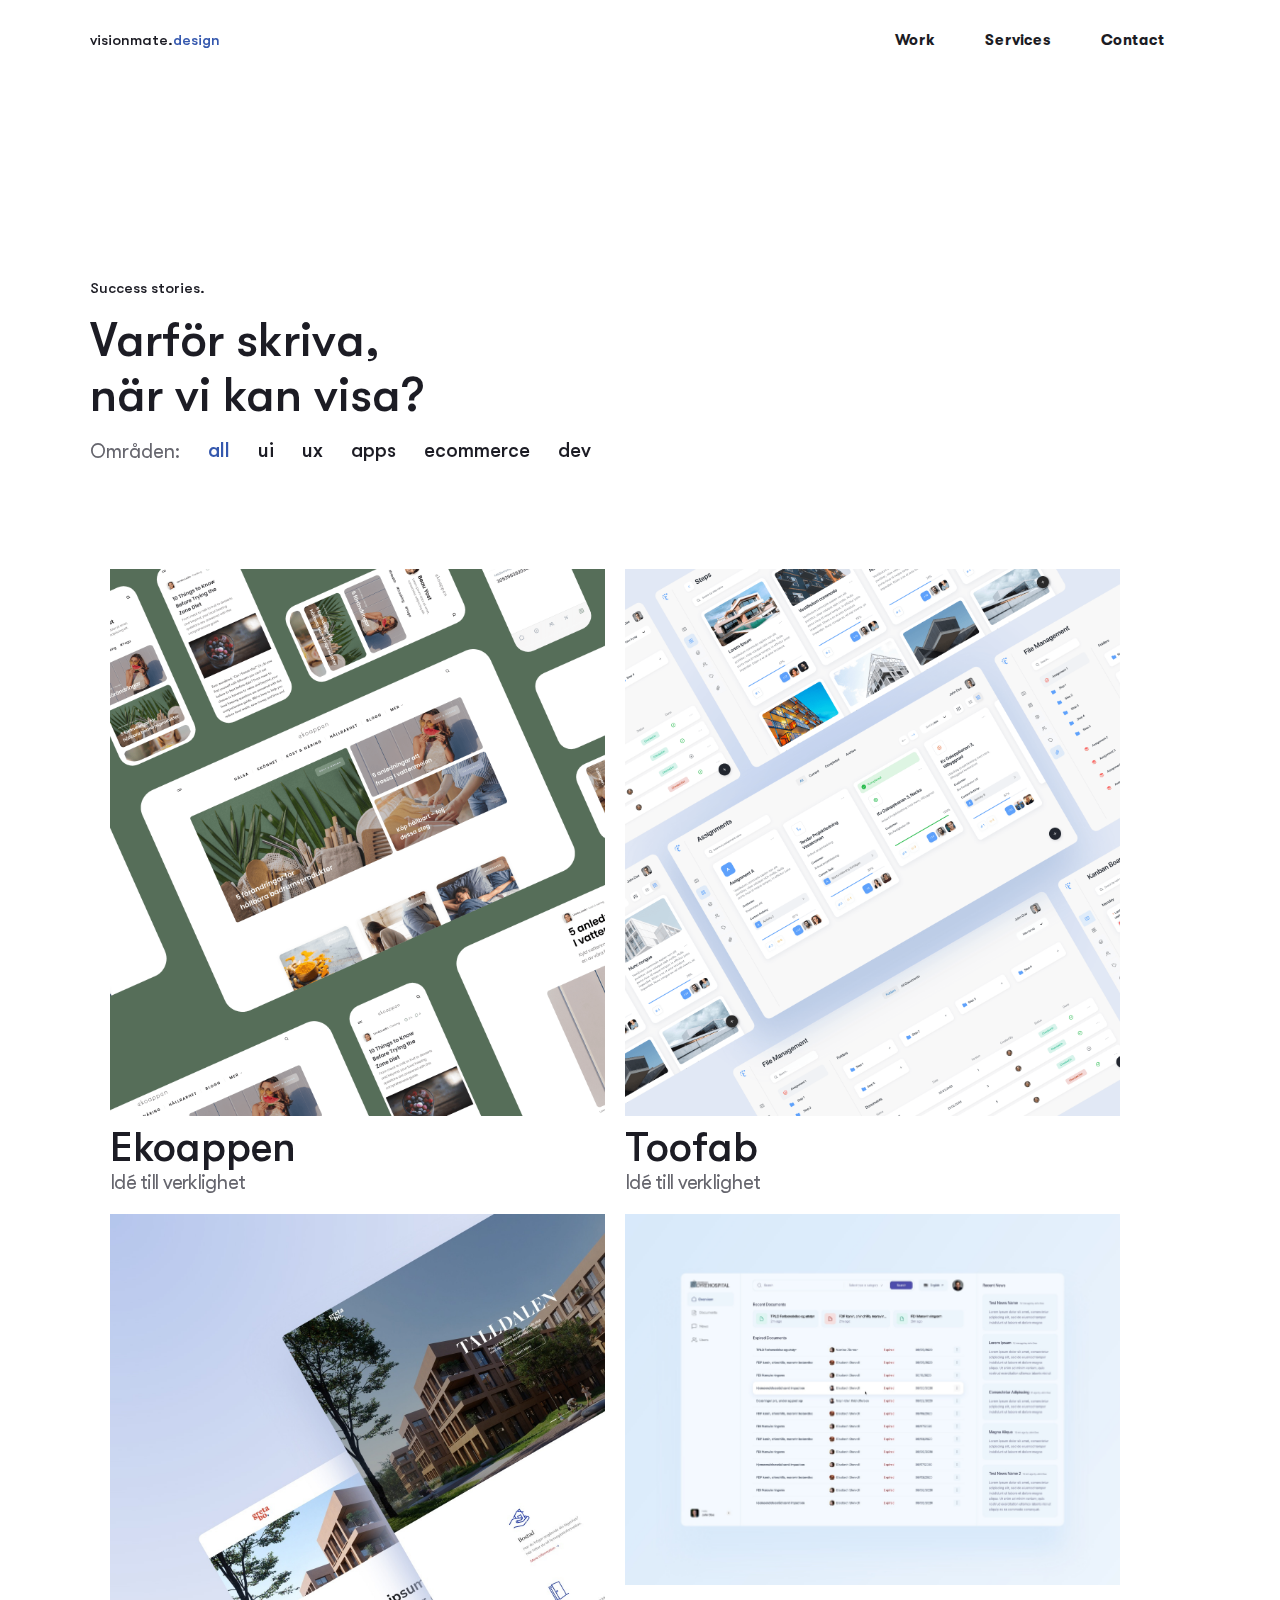
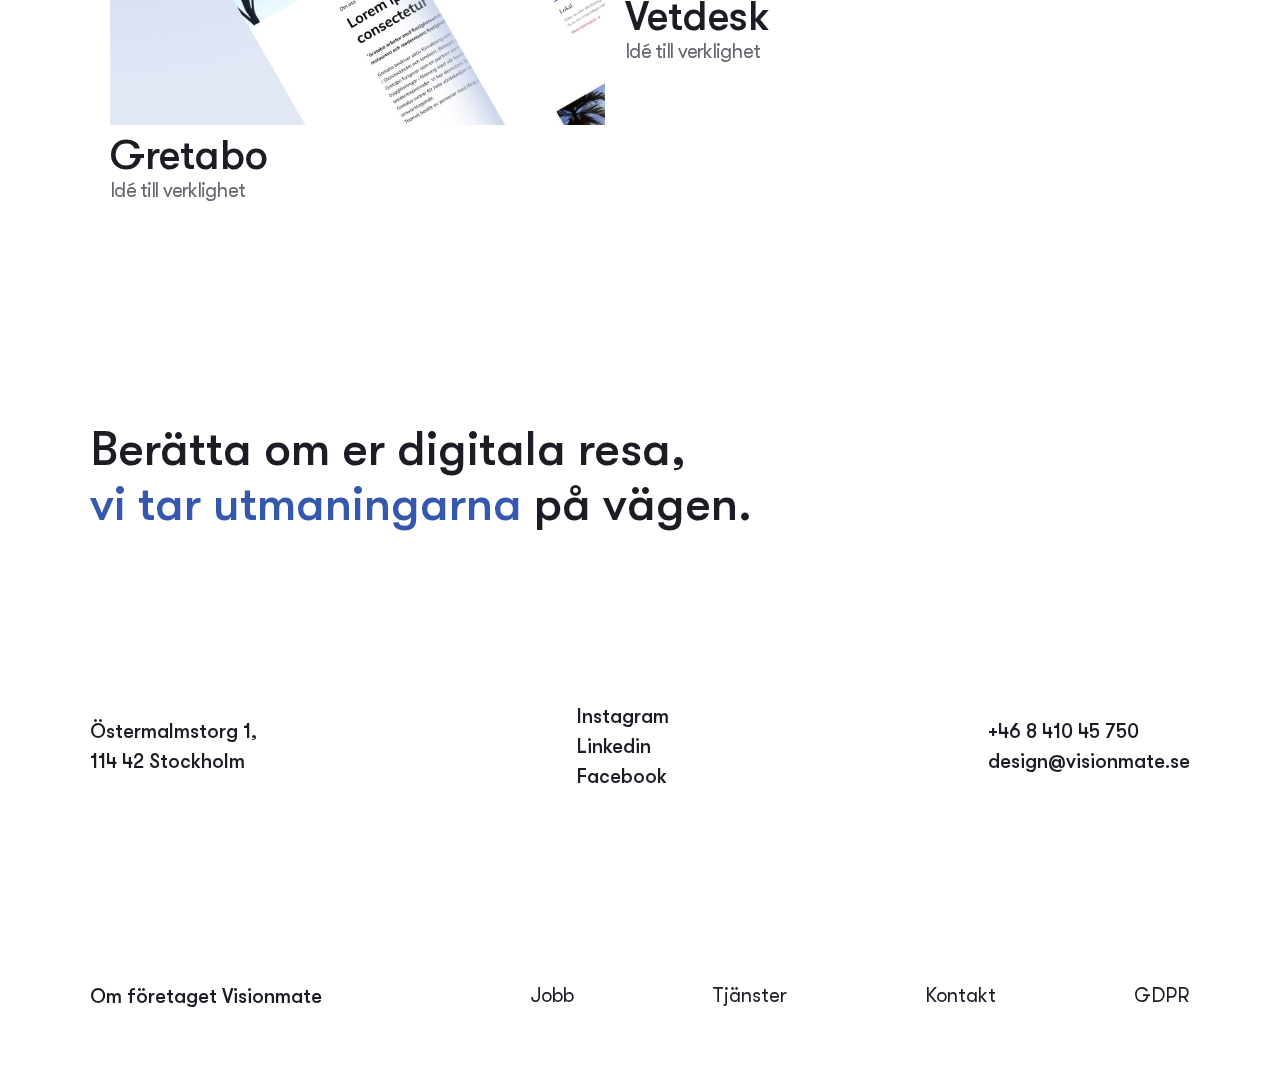
<file: works.html>
<!DOCTYPE html>
<html lang="en">
<head>
    <meta charset="UTF-8">
    <meta name="viewport" content="width=device-width, initial-scale=1.0">
    <meta name="author" content="Visionmate AB" />
    <meta name="copyright" content="Visionmate AB" />
    <!-- <meta http-equiv="cache-control" content="no-cache"/> -->
    <meta name="google-site-verification" content="googlec35f75a976eca7eb.html">
    <meta name="description" content="Bygg en adminpanel helt obegränsat. vBlocks är en white label-lösning där du utgår från en färdigtestad stabil bas som står dig fritt att utforma vidare.">
    <meta name="keywords" content="Visionmate, CRM, Adminpanel, Hantera data, rapportering, Dash Board, Effektivisera, skapa medlemsregister, utveckla webbapplikation, komplett bas">
    <meta property="og:title" content="vCommerce Visionmate">
    <meta property="og:description" content="Det perfekta verktyget för att skräddarsy en webbapplikation.">
    <meta property="og:image" content="https://i.postimg.cc/prqSmK4q/vm.png">
    <meta property="og:url" content="https://www.vblocks.se">
    <meta name="twitter:title" content="vCommerce Visionmate">
    <meta name="twitter:description" content="Det perfekta verktyget för att skräddarsy en webbapplikation">
    <meta name="twitter:image" content="https://i.postimg.cc/prqSmK4q/vm.png">
    <meta name="twitter:card" content="https://www.vblocks.se">

    <title>Visionmate Design</title>
    
    <link type="image/ico" rel="shortcut icon" href="./assets/img/logo.ico"/>
    <link type="image/png" rel="shortcut icon" href="./assets/img/logo.png"/>
    <link rel="apple-touch-icon" href="./assets/img/logo.png" />
    <link rel="stylesheet" href="./assets/font/stylesheet.css">
    
    <link rel="stylesheet" href="./font/stylesheet.css">
    <link rel="stylesheet" href="./assets/css/main.css">
</head>
<body>
    <div class="wrapper works" data-scroll-container>
        <div data-scroll-section>
        <section class="menu">              
            <a href="/" class="menu__logo">
               visionmate.<span>design</span>
            </a>
            <div class="button">
                <svg width="24px" height="24px" viewBox="0 0 24 24" version="1.1" xmlns="http://www.w3.org/2000/svg">
                <g>
                    <line x1="0" y1="8" x2="24" y2="8" stroke-width="2"/>
                    <line x1="0" y1="15" x2="24" y2="15" stroke-width="2" />
                </g>
                
                <g>
                    <line x1="0" y1="12" x2="24" y2="12" stroke-width="2" />
                    <line x1="0" y1="12" x2="24" y2="12" stroke-width="2" />
                </g>
                </svg>
            </div>
            <nav class="menu__navbar">
                <ul>
                    <li data-magnetic data-cursor="-opaque" ><a href="#">Work</a></li>
                    <li data-magnetic data-cursor="-opaque" ><a href="./sevices.html">Services</a></li>
                    <li data-magnetic data-cursor="-opaque" ><a href="./contact.html">Contact</a></li>
                </ul>
            </nav>
        </section>
        <main id="main" class="main">
            <section class="projects container">
                <h6>Success stories.</h6>
                <h3>Varför skriva,</br> när vi kan visa?</h3>
                <div class="projects__container">
                    <div class="projects__menu">
                        <p>Områden:</p>
                        <ul>
                            <li class="active" data-filter="all">all</li>
                            <li data-filter="1">ui</li>
                            <li data-filter="2">ux</li>
                            <li data-filter="3">apps</li>
                            <li data-filter="4">ecommerce</li>
                            <li data-filter="5">dev</li>
                        </ul>
                        <div class="menu__navbar--contact">
                            <p>Contact Us</p>
                            <a class="mail-visionmate" href="mailto:sales@visionmate.se">design@visionmate.se</a>
                        </div>
                    </div>
                    <div class="projects__gallery">
                        <div class="filtr-item" data-category="1, 2, 3, 4" data-sort="value">
                           <a href="./ekoappen.html" class="cb-demo-item" data-cursor-text="Se case">
                                <img src="./img/ekoappen2.png" alt="Ekoappen"/>   
                                <h4>Ekoappen</h4>
                                <h5>Idé till verklighet</h5>
                            </a>
                        </div>
                        <div class="filtr-item" data-category="5" data-sort="value">
                            <a href="./toofab.html" class="cb-demo-item" data-cursor-text="Se case">
                                <img src="./img/toofabfilter.png" alt=""/>
                                <h4>Toofab</h4>
                                <h5>Idé till verklighet</h5>
                            </a>
                        </div>
                        <div class="filtr-item" data-category="1, 2, 4" data-sort="value" class="cb-demo-item"  data-cursor-text="På gång">
                            <img src="./img/Gretabo.jpg" alt="Gretabo"/>
                            <h4>Gretabo</h4>
                            <h5>Idé till verklighet</h5>
                        </div>
                        <div class="filtr-item" data-category="1, 2, 4" data-sort="value" class="cb-demo-item"  data-cursor-text="På gång">
                                <img src="./img/Vetdesk.jpg" alt="Vetdesk"/>
                                <h4>Vetdesk</h4>
                                <h5>Idé till verklighet</h5>
                        </div>
                    </div>
                </div>
            </section>
            <section class="contact">
                <h3>Berätta om er digitala resa,</h3>
                <h3><span>vi tar utmaningarna</span> på vägen.</h3>
                <div class="contact__data">
                    <p>Östermalmstorg 1,</br>114 42 Stockholm</p>
                    <ul>
                        <li><a href="https://www.instagram.com/visionmateab/" target="blank">Instagram</a></li>
                        <li><a href="#">Linkedin</a></li>
                        <li><a href="https://www.facebook.com/visionmate.se" target="blank">Facebook</a></li>
                    </ul>
                    <div>
                        <a class="phone-visionmate" href="tel:+46 8 410 45 750">+46 8 410 45 750</a>
                        <a class="mail-visionmate" href="mailto:sales@visionmate.se">design@visionmate.se</a>
                    </div>
                </div>
            </section>
        </main>
         <footer class="footer">
            <ul class="footer__list">
                <li><a href="#">Jobb</a></li>
                <li><a href="./sevices.html">Tjänster</a></li>
                <li><a href="./contact.html">Kontakt</a></li>
                <li><a href="#">GDPR</a></li>
            </ul>
            <a class="footer__visionmate-link" href="https://www.visionmate.se" target="blank">Om företaget Visionmate</a>
        </footer>
        <div class="follow"></div>
        </div> 
    </div>
    <script src="./assets/js/bundle.js" defer></script>
</body>
</html>
</file>
<file: font/stylesheet.css>
@font-face {
    font-family: 'GT Walsheim Pro';
    src: url('./GTWalsheimPro-Regular.eot');
    src: local('GT Walsheim Pro Regular'), local('GTWalsheimPro-Regular'),
        url('GTWalsheimPro-Regular.eot?#iefix') format('embedded-opentype'),
        url('GTWalsheimPro-Regular.woff2') format('woff2'),
        url('GTWalsheimPro-Regular.woff') format('woff'),
        url('GTWalsheimPro-Regular.ttf') format('truetype');
    font-weight: normal;
    font-style: normal;
}


@font-face {
    font-family: 'GT Walsheim Pro';
    src: url('./GTWalsheimPro-Bold.eot');
    src: local('GT Walsheim Pro Bold'), local('GTWalsheimPro-Bold'),
        url('GTWalsheimPro-Bold.eot?#iefix') format('embedded-opentype'),
        url('GTWalsheimPro-Bold.woff2') format('woff2'),
        url('GTWalsheimPro-Bold.woff') format('woff'),
        url('GTWalsheimPro-Bold.ttf') format('truetype');
    font-weight: bold;
    font-style: normal;
}

@font-face {
    font-family: 'GT Walsheim Pro';
    src: url('GTWalsheimPro-Medium.eot');
    src: local('GT Walsheim Pro Medium'), local('GTWalsheimPro-Medium'),
        url('GTWalsheimPro-Medium.eot?#iefix') format('embedded-opentype'),
        url('GTWalsheimPro-Medium.woff2') format('woff2'),
        url('GTWalsheimPro-Medium.woff') format('woff'),
        url('GTWalsheimPro-Medium.ttf') format('truetype');
    font-weight: 500;
    font-style: normal;
}
</file>
<file: assets/css/main.css>
/*Media*/
/* Colors: */
/*Fonts*/
/* Main Colors */
/* Screen sizes */
/* Character Styles */
h1 {
  font-size: 4.1rem;
  font-weight: 700;
  line-height: 4.4rem;
  color: #1C1C24;
  letter-spacing: -1.56px;
  padding-bottom: 1.7rem; }
  @media (min-width: 960px) {
    h1 {
      font-size: 10rem;
      line-height: 11.9rem;
      letter-spacing: -3.8px;
      padding-bottom: 2.27rem; } }
  @media (min-width: 1240px) {
    h1 {
      font-size: 10rem;
      line-height: 11.9rem;
      letter-spacing: -3.8px; } }

h2 {
  font-size: 1.9rem;
  font-weight: 500;
  line-height: 2.9rem;
  color: #7C7C7C;
  letter-spacing: -0.36px; }
  @media (min-width: 960px) {
    h2 {
      font-size: 2.6rem;
      line-height: 3.7rem;
      letter-spacing: -0.55px; } }

h3 {
  font-size: 2.8rem;
  font-weight: 500;
  line-height: 3.9rem; }
  @media (min-width: 960px) {
    h3 {
      font-size: 4.1rem;
      line-height: 4.7rem; } }
  @media (min-width: 1240px) {
    h3 {
      font-size: 4.8rem;
      line-height: 5.5rem; } }

h4 {
  font-size: 2.5rem;
  font-weight: 500;
  line-height: 3.9rem; }
  @media (min-width: 960px) {
    h4 {
      font-size: 3.5rem;
      line-height: 4rem; } }
  @media (min-width: 1240px) {
    h4 {
      font-size: 4.2rem;
      line-height: 4.8rem; } }

h5 {
  font-size: 1.1rem;
  color: #66666E;
  font-weight: 400;
  line-height: 1.3rem;
  letter-spacing: -0.4px; }
  @media (min-width: 960px) {
    h5 {
      font-size: 1.7rem;
      line-height: 1.9rem;
      letter-spacing: -0.61px; } }
  @media (min-width: 1240px) {
    h5 {
      font-size: 2rem;
      line-height: 2.3rem;
      letter-spacing: -0.72px; } }

h6 {
  font-size: 1.2rem;
  color: #1C1C24;
  font-weight: 500;
  line-height: 1.7rem;
  margin-bottom: 1.6rem; }
  @media (min-width: 960px) {
    h6 {
      font-size: 1.5rem; } }

p {
  font-size: 1.7rem;
  color: #66666E;
  font-weight: 400;
  line-height: 2.8rem; }
  @media (min-width: 960px) {
    p {
      font-size: 1.6rem;
      line-height: 2.9rem; } }
  @media (min-width: 1240px) {
    p {
      font-size: 2rem; } }

span {
  color: #3558AE; }

* {
  margin: 0;
  padding: 0;
  -webkit-box-sizing: border-box;
     -moz-box-sizing: border-box;
          box-sizing: border-box;
  font-family: "GT Walsheim Pro", sans-serif;
  color: #1C1C24; }
  *::-moz-selection {
    color: #fff;
    background: #000; }
  *::selection {
    color: #fff;
    background: #000; }

html {
  font-size: 62.5%;
  width: 100vw; }

body {
  overflow: hidden;
  margin: 0 auto;
  font-size: 1.6rem;
  line-height: 1.4;
  position: relative; }

/*Layout*/
.wrapper,
#cookies-message-container {
  padding: 0 2.7rem 5.4rem 2.7rem; }
  @media (min-width: 960px) {
    .wrapper,
    #cookies-message-container {
      padding-left: -webkit-calc(50% - 45rem);
      padding-left: -moz-calc(50% - 45rem);
      padding-left: calc(50% - 45rem);
      padding-right: -webkit-calc(50% - 45rem);
      padding-right: -moz-calc(50% - 45rem);
      padding-right: calc(50% - 45rem); } }
  @media (min-width: 1240px) {
    .wrapper,
    #cookies-message-container {
      padding-left: -webkit-calc(50% - 55rem);
      padding-left: -moz-calc(50% - 55rem);
      padding-left: calc(50% - 55rem);
      padding-right: -webkit-calc(50% - 55rem);
      padding-right: -moz-calc(50% - 55rem);
      padding-right: calc(50% - 55rem); } }

.container {
  padding: 10rem 0; }
  @media (min-width: 960px) {
    .container {
      padding: 20rem 0; } }

/*Buttons*/
button {
  border: none;
  outline: none;
  cursor: pointer; }

/*List*/
ul li {
  list-style: none;
  cursor: pointer;
  -webkit-transition: 0.2s;
  -o-transition: 0.2s;
  -moz-transition: 0.2s;
  transition: 0.2s; }

/*Link*/
a {
  text-decoration: none; }

@-webkit-keyframes txt-animation {
  0% {
    -webkit-transform: translateY(15%);
            transform: translateY(15%); }
  100% {
    opacity: 1;
    -webkit-transform: translateY(0);
            transform: translateY(0); } }

@-moz-keyframes txt-animation {
  0% {
    -moz-transform: translateY(15%);
         transform: translateY(15%); }
  100% {
    opacity: 1;
    -moz-transform: translateY(0);
         transform: translateY(0); } }

@-o-keyframes txt-animation {
  0% {
    -o-transform: translateY(15%);
       transform: translateY(15%); }
  100% {
    opacity: 1;
    -o-transform: translateY(0);
       transform: translateY(0); } }

@keyframes txt-animation {
  0% {
    -webkit-transform: translateY(15%);
       -moz-transform: translateY(15%);
         -o-transform: translateY(15%);
            transform: translateY(15%); }
  100% {
    opacity: 1;
    -webkit-transform: translateY(0);
       -moz-transform: translateY(0);
         -o-transform: translateY(0);
            transform: translateY(0); } }

@-webkit-keyframes cookie-animation {
  0% {
    left: -100%; }
  100% {
    opacity: 1;
    left: 0; } }

@-moz-keyframes cookie-animation {
  0% {
    left: -100%; }
  100% {
    opacity: 1;
    left: 0; } }

@-o-keyframes cookie-animation {
  0% {
    left: -100%; }
  100% {
    opacity: 1;
    left: 0; } }

@keyframes cookie-animation {
  0% {
    left: -100%; }
  100% {
    opacity: 1;
    left: 0; } }

@-webkit-keyframes scroll-icon {
  0% {
    -webkit-transform: translateY(-12px);
            transform: translateY(-12px);
    opacity: 0; }
  30%, 70% {
    opacity: 1; }
  100% {
    -webkit-transform: translateY(12px);
            transform: translateY(12px);
    opacity: 0; } }

@-moz-keyframes scroll-icon {
  0% {
    -moz-transform: translateY(-12px);
         transform: translateY(-12px);
    opacity: 0; }
  30%, 70% {
    opacity: 1; }
  100% {
    -moz-transform: translateY(12px);
         transform: translateY(12px);
    opacity: 0; } }

@-o-keyframes scroll-icon {
  0% {
    -o-transform: translateY(-12px);
       transform: translateY(-12px);
    opacity: 0; }
  30%, 70% {
    opacity: 1; }
  100% {
    -o-transform: translateY(12px);
       transform: translateY(12px);
    opacity: 0; } }

@keyframes scroll-icon {
  0% {
    -webkit-transform: translateY(-12px);
       -moz-transform: translateY(-12px);
         -o-transform: translateY(-12px);
            transform: translateY(-12px);
    opacity: 0; }
  30%, 70% {
    opacity: 1; }
  100% {
    -webkit-transform: translateY(12px);
       -moz-transform: translateY(12px);
         -o-transform: translateY(12px);
            transform: translateY(12px);
    opacity: 0; } }

.menu {
  position: relative;
  height: 8rem;
  display: -webkit-box;
  display: -webkit-flex;
  display: -moz-box;
  display: -ms-flexbox;
  display: flex;
  -webkit-box-pack: justify;
  -webkit-justify-content: space-between;
     -moz-box-pack: justify;
      -ms-flex-pack: justify;
          justify-content: space-between;
  -webkit-box-align: center;
  -webkit-align-items: center;
     -moz-box-align: center;
      -ms-flex-align: center;
          align-items: center; }
  .menu__logo {
    color: #1C1C24;
    font-size: 1.5rem;
    font-weight: 500; }
  .menu__navbar {
    padding: 0 2.7rem 5.4rem 2.7rem;
    position: fixed;
    top: 7rem;
    right: -110%;
    width: 100%;
    height: 100vh;
    background-color: white;
    z-index: 2;
    display: -webkit-box;
    display: -webkit-flex;
    display: -moz-box;
    display: -ms-flexbox;
    display: flex;
    -webkit-box-orient: vertical;
    -webkit-box-direction: normal;
    -webkit-flex-direction: column;
       -moz-box-orient: vertical;
       -moz-box-direction: normal;
        -ms-flex-direction: column;
            flex-direction: column;
    -webkit-box-pack: center;
    -webkit-justify-content: center;
       -moz-box-pack: center;
        -ms-flex-pack: center;
            justify-content: center;
    -webkit-transition: all 0.6s cubic-bezier(0.65, 0.05, 0.36, 1);
    -o-transition: all 0.6s cubic-bezier(0.65, 0.05, 0.36, 1);
    -moz-transition: all 0.6s cubic-bezier(0.65, 0.05, 0.36, 1);
    transition: all 0.6s cubic-bezier(0.65, 0.05, 0.36, 1); }
    @media (min-width: 960px) {
      .menu__navbar {
        display: block;
        position: static;
        right: 0;
        height: 100%;
        -webkit-box-orient: horizontal;
        -webkit-box-direction: normal;
        -webkit-flex-direction: row;
           -moz-box-orient: horizontal;
           -moz-box-direction: normal;
            -ms-flex-direction: row;
                flex-direction: row;
        padding: 0;
        -webkit-transition: none;
        -o-transition: none;
        -moz-transition: none;
        transition: none; } }
    .menu__navbar ul {
      display: -webkit-box;
      display: -webkit-flex;
      display: -moz-box;
      display: -ms-flexbox;
      display: flex;
      -webkit-box-orient: vertical;
      -webkit-box-direction: normal;
      -webkit-flex-direction: column;
         -moz-box-orient: vertical;
         -moz-box-direction: normal;
          -ms-flex-direction: column;
              flex-direction: column;
      -webkit-box-pack: center;
      -webkit-justify-content: center;
         -moz-box-pack: center;
          -ms-flex-pack: center;
              justify-content: center; }
      @media (min-width: 960px) {
        .menu__navbar ul {
          -webkit-box-orient: horizontal;
          -webkit-box-direction: normal;
          -webkit-flex-direction: row;
             -moz-box-orient: horizontal;
             -moz-box-direction: normal;
              -ms-flex-direction: row;
                  flex-direction: row;
          -webkit-box-pack: end;
          -webkit-justify-content: flex-end;
             -moz-box-pack: end;
              -ms-flex-pack: end;
                  justify-content: flex-end;
          height: 100%;
          -webkit-box-align: center;
          -webkit-align-items: center;
             -moz-box-align: center;
              -ms-flex-align: center;
                  align-items: center; } }
      .menu__navbar ul li {
        font-size: 4.1rem;
        font-weight: 500; }
        @media (min-width: 960px) {
          .menu__navbar ul li {
            font-size: 1.5rem;
            margin: 0 1.7rem; } }
        @media (min-width: 1240px) {
          .menu__navbar ul li {
            font-size: 1.5rem;
            margin: 0 2.5rem; } }
        .menu__navbar ul li a {
          font-weight: 700; }
    .menu__navbar--contact {
      margin-top: 3rem; }
      @media (min-width: 960px) {
        .menu__navbar--contact {
          display: none; } }
      .menu__navbar--contact a {
        color: #3558AE;
        font-size: 1.8rem;
        font-weight: 500;
        line-height: 1.9rem;
        letter-spacing: -0.68px; }
  .menu__navbar.active {
    right: 0; }

/*HAMBURGER*/
.button {
  -webkit-box-sizing: border-box;
     -moz-box-sizing: border-box;
          box-sizing: border-box;
  height: 1.5;
  cursor: pointer; }
  @media (min-width: 960px) {
    .button {
      display: none; } }
  .button svg {
    stroke: #1C1C24;
    -webkit-transition: 0.2s;
    -o-transition: 0.2s;
    -moz-transition: 0.2s;
    transition: 0.2s; }
    .button svg g:first-child {
      opacity: 1;
      -webkit-transition: opacity 0s 0.2s;
      -o-transition: opacity 0s 0.2s;
      -moz-transition: opacity 0s 0.2s;
      transition: opacity 0s 0.2s; }
      .button svg g:first-child line {
        -webkit-transition: -webkit-transform 0.2s 0.2s;
        transition: -webkit-transform 0.2s 0.2s;
        -o-transition: -o-transform 0.2s 0.2s;
        -moz-transition: transform 0.2s 0.2s, -moz-transform 0.2s 0.2s;
        transition: transform 0.2s 0.2s;
        transition: transform 0.2s 0.2s, -webkit-transform 0.2s 0.2s, -moz-transform 0.2s 0.2s, -o-transform 0.2s 0.2s;
        -webkit-transform: translateY(0px);
           -moz-transform: translateY(0px);
            -ms-transform: translateY(0px);
             -o-transform: translateY(0px);
                transform: translateY(0px); }
    .button svg g:last-child {
      opacity: 0;
      -webkit-transition: opacity 0s 0.2s;
      -o-transition: opacity 0s 0.2s;
      -moz-transition: opacity 0s 0.2s;
      transition: opacity 0s 0.2s; }
      .button svg g:last-child line {
        -webkit-transition: -webkit-transform 0.2s;
        transition: -webkit-transform 0.2s;
        -o-transition: -o-transform 0.2s;
        -moz-transition: transform 0.2s, -moz-transform 0.2s;
        transition: transform 0.2s;
        transition: transform 0.2s, -webkit-transform 0.2s, -moz-transform 0.2s, -o-transform 0.2s;
        -webkit-transform: rotate(0deg);
           -moz-transform: rotate(0deg);
            -ms-transform: rotate(0deg);
             -o-transform: rotate(0deg);
                transform: rotate(0deg);
        -webkit-transform-origin: center;
           -moz-transform-origin: center;
            -ms-transform-origin: center;
             -o-transform-origin: center;
                transform-origin: center; }

.button.-menu-open svg {
  stroke: #3558AE; }
  .button.-menu-open svg g:first-child {
    opacity: 0; }
    .button.-menu-open svg g:first-child line {
      -webkit-transition: -webkit-transform 0.2s;
      transition: -webkit-transform 0.2s;
      -o-transition: -o-transform 0.2s;
      -moz-transition: transform 0.2s, -moz-transform 0.2s;
      transition: transform 0.2s;
      transition: transform 0.2s, -webkit-transform 0.2s, -moz-transform 0.2s, -o-transform 0.2s; }
      .button.-menu-open svg g:first-child line:first-child {
        -webkit-transform: translateY(7px);
           -moz-transform: translateY(7px);
            -ms-transform: translateY(7px);
             -o-transform: translateY(7px);
                transform: translateY(7px); }
      .button.-menu-open svg g:first-child line:last-child {
        -webkit-transform: translateY(-7px);
           -moz-transform: translateY(-7px);
            -ms-transform: translateY(-7px);
             -o-transform: translateY(-7px);
                transform: translateY(-7px); }
  .button.-menu-open svg g:last-child {
    opacity: 1; }
    .button.-menu-open svg g:last-child line {
      -webkit-transition: -webkit-transform 0.2s 0.2s;
      transition: -webkit-transform 0.2s 0.2s;
      -o-transition: -o-transform 0.2s 0.2s;
      -moz-transition: transform 0.2s 0.2s, -moz-transform 0.2s 0.2s;
      transition: transform 0.2s 0.2s;
      transition: transform 0.2s 0.2s, -webkit-transform 0.2s 0.2s, -moz-transform 0.2s 0.2s, -o-transform 0.2s 0.2s; }
      .button.-menu-open svg g:last-child line:first-child {
        -webkit-transform: rotate(45deg);
           -moz-transform: rotate(45deg);
            -ms-transform: rotate(45deg);
             -o-transform: rotate(45deg);
                transform: rotate(45deg); }
      .button.-menu-open svg g:last-child line:last-child {
        -webkit-transform: rotate(-45deg);
           -moz-transform: rotate(-45deg);
            -ms-transform: rotate(-45deg);
             -o-transform: rotate(-45deg);
                transform: rotate(-45deg); }

.header {
  position: relative;
  height: -webkit-calc(100vh - 7rem);
  height: -moz-calc(100vh - 7rem);
  height: calc(100vh - 7rem);
  display: -webkit-box;
  display: -webkit-flex;
  display: -moz-box;
  display: -ms-flexbox;
  display: flex;
  -webkit-box-orient: vertical;
  -webkit-box-direction: normal;
  -webkit-flex-direction: column;
     -moz-box-orient: vertical;
     -moz-box-direction: normal;
      -ms-flex-direction: column;
          flex-direction: column;
  -webkit-box-pack: center;
  -webkit-justify-content: center;
     -moz-box-pack: center;
      -ms-flex-pack: center;
          justify-content: center; }
  .header h2 {
    font-weight: 400; }
  .header__scroll {
    position: absolute;
    bottom: 2rem;
    left: 0;
    display: -webkit-box;
    display: -webkit-flex;
    display: -moz-box;
    display: -ms-flexbox;
    display: flex;
    -webkit-box-align: center;
    -webkit-align-items: center;
       -moz-box-align: center;
        -ms-flex-align: center;
            align-items: center; }
    .header__scroll p {
      font-size: 1.5rem;
      color: #1C1C24; }

.scroll-icon {
  display: -webkit-box;
  display: -webkit-flex;
  display: -moz-box;
  display: -ms-flexbox;
  display: flex;
  -webkit-box-pack: center;
  -webkit-justify-content: center;
     -moz-box-pack: center;
      -ms-flex-pack: center;
          justify-content: center;
  -webkit-box-align: center;
  -webkit-align-items: center;
     -moz-box-align: center;
      -ms-flex-align: center;
          align-items: center;
  height: 2em;
  width: 1.2em;
  margin-right: 1rem;
  font-size: 22px;
  color: rgba(53, 88, 174, 0.5);
  -webkit-border-radius: 2em;
     -moz-border-radius: 2em;
          border-radius: 2em;
  border: solid 2px;
  -webkit-transition: .4s;
  -o-transition: .4s;
  -moz-transition: .4s;
  transition: .4s; }

.scroll-icon:hover {
  background-color: rgba(53, 88, 174, 0.05);
  color: #3558AE; }

.scroll-icon::after {
  content: '';
  width: 5px;
  height: 5px;
  background-color: #3558AE;
  -webkit-border-radius: 50%;
     -moz-border-radius: 50%;
          border-radius: 50%;
  -webkit-animation: scroll-icon 2.2s infinite cubic-bezier(0.65, 0.05, 0.36, 1);
     -moz-animation: scroll-icon 2.2s infinite cubic-bezier(0.65, 0.05, 0.36, 1);
       -o-animation: scroll-icon 2.2s infinite cubic-bezier(0.65, 0.05, 0.36, 1);
          animation: scroll-icon 2.2s infinite cubic-bezier(0.65, 0.05, 0.36, 1); }

.about {
  display: -webkit-box;
  display: -webkit-flex;
  display: -moz-box;
  display: -ms-flexbox;
  display: flex;
  -webkit-box-align: center;
  -webkit-align-items: center;
     -moz-box-align: center;
      -ms-flex-align: center;
          align-items: center;
  -webkit-flex-wrap: wrap;
      -ms-flex-wrap: wrap;
          flex-wrap: wrap;
  gap: 1rem; }
  @media (min-width: 960px) {
    .about__description {
      -webkit-flex-basis: -webkit-calc(50% - 1rem);
          -ms-flex-preferred-size: calc(50% - 1rem);
              flex-basis: -moz-calc(50% - 1rem);
              flex-basis: calc(50% - 1rem); } }
  .about__description p {
    margin-top: 2.5rem; }
  @media (min-width: 960px) {
    .about__img {
      -webkit-flex-basis: -webkit-calc(50% - 1rem);
          -ms-flex-preferred-size: calc(50% - 1rem);
              flex-basis: -moz-calc(50% - 1rem);
              flex-basis: calc(50% - 1rem); } }
  .about__img img {
    max-width: 100%; }

.projects {
  padding-top: 0; }
  .projects__container .projects__menu {
    display: -webkit-box;
    display: -webkit-flex;
    display: -moz-box;
    display: -ms-flexbox;
    display: flex;
    -webkit-box-align: center;
    -webkit-align-items: center;
       -moz-box-align: center;
        -ms-flex-align: center;
            align-items: center;
    -webkit-flex-wrap: wrap;
        -ms-flex-wrap: wrap;
            flex-wrap: wrap;
    margin-bottom: 7rem; }
    .projects__container .projects__menu ul {
      display: -webkit-box;
      display: -webkit-flex;
      display: -moz-box;
      display: -ms-flexbox;
      display: flex; }
      .projects__container .projects__menu ul li {
        font-size: 1.7rem;
        font-weight: 500;
        margin: 0.8rem; }
        @media (min-width: 960px) {
          .projects__container .projects__menu ul li {
            font-size: 2rem;
            margin: 1.4rem; }
            .projects__container .projects__menu ul li:first-child {
              margin-left: 2.8rem; } }
      .projects__container .projects__menu ul li.active {
        color: #3558AE; }
  .projects__container .projects__gallery {
    width: 100%;
    display: -webkit-box;
    display: -webkit-flex;
    display: -moz-box;
    display: -ms-flexbox;
    display: flex;
    -webkit-flex-wrap: wrap;
        -ms-flex-wrap: wrap;
            flex-wrap: wrap; }
    @media (min-width: 768px) {
      .projects__container .projects__gallery {
        gap: 5rem; } }
    .projects__container .projects__gallery .filtr-item {
      -webkit-flex-basis: 100%;
          -ms-flex-preferred-size: 100%;
              flex-basis: 100%; }
      @media (min-width: 768px) {
        .projects__container .projects__gallery .filtr-item {
          -webkit-flex-basis: -webkit-calc(50% - 2.5rem);
              -ms-flex-preferred-size: calc(50% - 2.5rem);
                  flex-basis: -moz-calc(50% - 2.5rem);
                  flex-basis: calc(50% - 2.5rem);
          width: -webkit-calc(50% - 2.5rem);
          width: -moz-calc(50% - 2.5rem);
          width: calc(50% - 2.5rem); } }
      .projects__container .projects__gallery .filtr-item img {
        max-width: 100%; }

.contact h3 {
  text-align: center;
  display: inline-block; }
  @media (min-width: 768px) {
    .contact h3 {
      text-align: left; } }

.contact__data {
  margin: 3.2rem 0;
  text-align: center;
  color: #1C1C24;
  display: -webkit-box;
  display: -webkit-flex;
  display: -moz-box;
  display: -ms-flexbox;
  display: flex;
  -webkit-box-pack: justify;
  -webkit-justify-content: space-between;
     -moz-box-pack: justify;
      -ms-flex-pack: justify;
          justify-content: space-between;
  -webkit-box-align: center;
  -webkit-align-items: center;
     -moz-box-align: center;
      -ms-flex-align: center;
          align-items: center;
  -webkit-box-orient: vertical;
  -webkit-box-direction: normal;
  -webkit-flex-direction: column;
     -moz-box-orient: vertical;
     -moz-box-direction: normal;
      -ms-flex-direction: column;
          flex-direction: column; }
  @media (min-width: 768px) {
    .contact__data {
      margin: 17rem 0;
      text-align: left;
      -webkit-box-orient: horizontal;
      -webkit-box-direction: normal;
      -webkit-flex-direction: row;
         -moz-box-orient: horizontal;
         -moz-box-direction: normal;
          -ms-flex-direction: row;
              flex-direction: row; } }
  .contact__data p,
  .contact__data a {
    color: #1C1C24;
    font-weight: 500;
    font-size: 2rem;
    display: block;
    line-height: 3rem; }
  .contact__data ul {
    margin: 3.2rem 0; }
    @media (min-width: 960px) {
      .contact__data ul {
        margin: 0; } }
    .contact__data ul li {
      font-size: 2rem;
      line-height: 3rem; }

.footer {
  display: -webkit-box;
  display: -webkit-flex;
  display: -moz-box;
  display: -ms-flexbox;
  display: flex;
  -webkit-flex-wrap: wrap;
      -ms-flex-wrap: wrap;
          flex-wrap: wrap;
  -webkit-box-align: center;
  -webkit-align-items: center;
     -moz-box-align: center;
      -ms-flex-align: center;
          align-items: center;
  -webkit-box-pack: center;
  -webkit-justify-content: center;
     -moz-box-pack: center;
      -ms-flex-pack: center;
          justify-content: center; }
  @media (min-width: 768px) {
    .footer {
      -webkit-box-pack: justify;
      -webkit-justify-content: space-between;
         -moz-box-pack: justify;
          -ms-flex-pack: justify;
              justify-content: space-between;
      height: 7rem; } }
  .footer__list {
    -webkit-flex-basis: 100%;
        -ms-flex-preferred-size: 100%;
            flex-basis: 100%;
    display: -webkit-box;
    display: -webkit-flex;
    display: -moz-box;
    display: -ms-flexbox;
    display: flex;
    -webkit-box-pack: justify;
    -webkit-justify-content: space-between;
       -moz-box-pack: justify;
        -ms-flex-pack: justify;
            justify-content: space-between;
    -webkit-flex-wrap: wrap;
        -ms-flex-wrap: wrap;
            flex-wrap: wrap;
    margin-bottom: 2.2rem; }
    @media (min-width: 768px) {
      .footer__list {
        -webkit-flex-basis: 60%;
            -ms-flex-preferred-size: 60%;
                flex-basis: 60%;
        -webkit-box-ordinal-group: 2;
        -webkit-order: 1;
           -moz-box-ordinal-group: 2;
            -ms-flex-order: 1;
                order: 1;
        margin-bottom: 0; } }
  .footer a {
    font-size: 2rem;
    color: #1C1C24;
    line-height: 2.2rem; }
  .footer__visionmate-link {
    font-weight: 500; }

/*Subpages*/
.contact-page h3 {
  font-size: 4.1rem;
  line-height: 4.4rem;
  letter-spacing: -1.56px;
  margin-bottom: 6rem; }
  @media (min-width: 768px) {
    .contact-page h3 {
      font-size: 9.8rem;
      line-height: 11.2rem;
      letter-spacing: -4.31px;
      margin-bottom: 11rem; } }

.contact-page .main-contact {
  margin-bottom: 12rem; }
  @media (min-width: 768px) {
    .contact-page .main-contact .main-contacts {
      display: -webkit-box;
      display: -webkit-flex;
      display: -moz-box;
      display: -ms-flexbox;
      display: flex;
      -webkit-box-pack: justify;
      -webkit-justify-content: space-between;
         -moz-box-pack: justify;
          -ms-flex-pack: justify;
              justify-content: space-between; } }
  .contact-page .main-contact .main-contacts--item {
    margin-bottom: 6rem; }
    .contact-page .main-contact .main-contacts--item p {
      font-size: 1.5rem;
      color: #66666E;
      line-height: 1.7rem;
      font-weight: 500;
      margin-bottom: 1.6rem; }
    .contact-page .main-contact .main-contacts--item a {
      font-size: 2.6rem;
      line-height: 2.9rem;
      font-weight: 500; }
  .contact-page .main-contact .main-contact__map {
    height: 40rem;
    margin-top: 10rem;
    margin-left: -2.7rem;
    width: -webkit-calc(100% + 6.6rem);
    width: -moz-calc(100% + 6.6rem);
    width: calc(100% + 6.6rem); }
    @media (min-width: 960px) {
      .contact-page .main-contact .main-contact__map {
        height: 50rem;
        margin-left: -40rem;
        width: -webkit-calc(100% + 80rem);
        width: -moz-calc(100% + 80rem);
        width: calc(100% + 80rem); } }
    @media (min-width: 1240px) {
      .contact-page .main-contact .main-contact__map {
        height: 60rem;
        margin-left: -55rem;
        width: -webkit-calc(100% + 110rem);
        width: -moz-calc(100% + 110rem);
        width: calc(100% + 110rem); } }

.works .container {
  padding-top: 20rem; }

.services main {
  padding-bottom: 0; }
  .services main .services {
    padding: 6rem 0; }
    @media (min-width: 768px) {
      .services main .services {
        padding: 9.8rem 0; } }
    .services main .services__item {
      margin-bottom: 5rem;
      display: -webkit-box;
      display: -webkit-flex;
      display: -moz-box;
      display: -ms-flexbox;
      display: flex;
      -webkit-box-orient: vertical;
      -webkit-box-direction: normal;
      -webkit-flex-direction: column;
         -moz-box-orient: vertical;
         -moz-box-direction: normal;
          -ms-flex-direction: column;
              flex-direction: column; }
      @media (min-width: 768px) {
        .services main .services__item {
          margin-bottom: 8rem;
          -webkit-box-orient: horizontal;
          -webkit-box-direction: normal;
          -webkit-flex-direction: row;
             -moz-box-orient: horizontal;
             -moz-box-direction: normal;
              -ms-flex-direction: row;
                  flex-direction: row; } }
      .services main .services__item h3 {
        -webkit-flex-basis: 30%;
            -ms-flex-preferred-size: 30%;
                flex-basis: 30%;
        -webkit-flex-shrink: 0;
            -ms-flex-negative: 0;
                flex-shrink: 0; }
      .services main .services__item--description h4 {
        margin: 2rem 0; }
        @media (min-width: 768px) {
          .services main .services__item--description h4 {
            margin-top: 0; } }

.project .parallax-window {
  min-height: 400px;
  background: transparent; }

.project .project-header {
  padding-bottom: 0; }
  @media (min-width: 960px) {
    .project .project-header h3 {
      font-size: 6.4rem;
      line-height: 7.4rem;
      letter-spacing: -2.94px; } }
  .project .project-header__banner {
    margin-top: 10rem;
    margin-bottom: 15rem;
    margin-left: -2.7rem;
    width: -webkit-calc(100% + 6.6rem);
    width: -moz-calc(100% + 6.6rem);
    width: calc(100% + 6.6rem);
    height: 50vh;
    overflow: hidden; }
    @media (min-width: 960px) {
      .project .project-header__banner {
        height: 50rem;
        margin-left: -40rem;
        width: -webkit-calc(100% + 80rem);
        width: -moz-calc(100% + 80rem);
        width: calc(100% + 80rem); } }
    @media (min-width: 1240px) {
      .project .project-header__banner {
        height: 60rem;
        margin-left: -45rem;
        width: -webkit-calc(100% + 110rem);
        width: -moz-calc(100% + 110rem);
        width: calc(100% + 110rem); } }
    .project .project-header__banner .o-image {
      height: 100%; }
    .project .project-header__banner .c-speed-block_image {
      height: 100%;
      -webkit-background-size: cover;
         -moz-background-size: cover;
              background-size: cover;
      background-repeat: no-repeat;
      background-position: center; }
  @media (min-width: 960px) {
    .project .project-header__items {
      display: -webkit-box;
      display: -webkit-flex;
      display: -moz-box;
      display: -ms-flexbox;
      display: flex;
      -webkit-box-pack: justify;
      -webkit-justify-content: space-between;
         -moz-box-pack: justify;
          -ms-flex-pack: justify;
              justify-content: space-between; } }
  .project .project-header__items .project-header__item:nth-child(n+2) {
    padding-top: 3rem; }
    @media (min-width: 960px) {
      .project .project-header__items .project-header__item:nth-child(n+2) {
        padding-top: 0; } }
  .project .project-header__items .project-header__item--title {
    color: #1C1C24;
    font-weight: 500;
    font-size: 2rem; }
    @media (min-width: 960px) {
      .project .project-header__items .project-header__item--title {
        display: -webkit-box;
        display: -webkit-flex;
        display: -moz-box;
        display: -ms-flexbox;
        display: flex;
        -webkit-box-pack: justify;
        -webkit-justify-content: space-between;
           -moz-box-pack: justify;
            -ms-flex-pack: justify;
                justify-content: space-between; } }
  .project .project-header__items .project-header__item--link-container {
    display: -webkit-box;
    display: -webkit-flex;
    display: -moz-box;
    display: -ms-flexbox;
    display: flex;
    -webkit-box-align: center;
    -webkit-align-items: center;
       -moz-box-align: center;
        -ms-flex-align: center;
            align-items: center;
    padding-top: 3rem; }
    @media (min-width: 960px) {
      .project .project-header__items .project-header__item--link-container {
        padding-top: 0; } }
  .project .project-header__items .project-header__item--link {
    width: 6rem;
    height: 6rem;
    margin-left: 2rem;
    -webkit-border-radius: 50%;
       -moz-border-radius: 50%;
            border-radius: 50%;
    background-color: #3558AE;
    display: -webkit-box;
    display: -webkit-flex;
    display: -moz-box;
    display: -ms-flexbox;
    display: flex;
    -webkit-box-align: center;
    -webkit-align-items: center;
       -moz-box-align: center;
        -ms-flex-align: center;
            align-items: center;
    -webkit-box-pack: center;
    -webkit-justify-content: center;
       -moz-box-pack: center;
        -ms-flex-pack: center;
            justify-content: center; }

.project .sample-project__description {
  margin-bottom: 6rem; }
  .project .sample-project__description h2 {
    color: #1C1C24;
    margin-bottom: 2.2rem;
    font-size: 2.6rem; }
    @media (min-width: 960px) {
      .project .sample-project__description h2 {
        font-size: 2.9rem; } }
  .project .sample-project__description p {
    line-height: 2.9rem; }
  .project .sample-project__description:last-child {
    margin: 12rem 0 22rem 0; }

.project .sample-project__gallery {
  display: -webkit-box;
  display: -webkit-flex;
  display: -moz-box;
  display: -ms-flexbox;
  display: flex;
  -webkit-flex-wrap: wrap;
      -ms-flex-wrap: wrap;
          flex-wrap: wrap;
  gap: 50px 50px;
  -webkit-box-align: start;
  -webkit-align-items: flex-start;
     -moz-box-align: start;
      -ms-flex-align: start;
          align-items: flex-start; }
  .project .sample-project__gallery--img {
    -webkit-flex-basis: 100%;
        -ms-flex-preferred-size: 100%;
            flex-basis: 100%;
    -webkit-flex-shrink: 0;
        -ms-flex-negative: 0;
            flex-shrink: 0; }
    @media (min-width: 960px) {
      .project .sample-project__gallery--img {
        -webkit-flex-basis: -webkit-calc(50% - 25px);
            -ms-flex-preferred-size: calc(50% - 25px);
                flex-basis: -moz-calc(50% - 25px);
                flex-basis: calc(50% - 25px); } }
    .project .sample-project__gallery--img:nth-child(3) {
      -webkit-flex-basis: 100%;
          -ms-flex-preferred-size: 100%;
              flex-basis: 100%; }
    .project .sample-project__gallery--img img {
      max-width: 100%; }
  .project .sample-project__gallery--img.toofab:nth-child(1), .project .sample-project__gallery--img.toofab:nth-child(2) {
    -webkit-flex-basis: 100%;
        -ms-flex-preferred-size: 100%;
            flex-basis: 100%; }
  @media (min-width: 960px) {
    .project .sample-project__gallery--img.toofab:nth-child(3) {
      -webkit-flex-basis: -webkit-calc(50% - 25px);
          -ms-flex-preferred-size: calc(50% - 25px);
              flex-basis: -moz-calc(50% - 25px);
              flex-basis: calc(50% - 25px); } }

.about {
  display: -webkit-box;
  display: -webkit-flex;
  display: -moz-box;
  display: -ms-flexbox;
  display: flex;
  -webkit-box-align: center;
  -webkit-align-items: center;
     -moz-box-align: center;
      -ms-flex-align: center;
          align-items: center;
  -webkit-flex-wrap: wrap;
      -ms-flex-wrap: wrap;
          flex-wrap: wrap;
  gap: 1rem; }
  @media (min-width: 960px) {
    .about__description {
      -webkit-flex-basis: -webkit-calc(50% - 1rem);
          -ms-flex-preferred-size: calc(50% - 1rem);
              flex-basis: -moz-calc(50% - 1rem);
              flex-basis: calc(50% - 1rem); } }
  .about__description p {
    margin-top: 2.5rem; }
  @media (min-width: 960px) {
    .about__img {
      -webkit-flex-basis: -webkit-calc(50% - 1rem);
          -ms-flex-preferred-size: calc(50% - 1rem);
              flex-basis: -moz-calc(50% - 1rem);
              flex-basis: calc(50% - 1rem); } }
  .about__img img {
    max-width: 100%; }

/*Animation*/
html.has-scroll-smooth {
  overflow: hidden; }

html.has-scroll-dragging {
  -webkit-user-select: none;
  -moz-user-select: none;
  -ms-user-select: none;
  user-select: none; }

.has-scroll-smooth body {
  overflow: hidden; }

.has-scroll-smooth [data-scroll-container] {
  min-height: 100vh; }

.c-scrollbar {
  position: absolute;
  right: 0;
  top: 0;
  width: 11px;
  height: 100vh;
  -webkit-transform-origin: center right;
     -moz-transform-origin: center right;
      -ms-transform-origin: center right;
       -o-transform-origin: center right;
          transform-origin: center right;
  -webkit-transition: opacity 0.3s, -webkit-transform 0.3s;
  transition: opacity 0.3s, -webkit-transform 0.3s;
  -o-transition: opacity 0.3s, -o-transform 0.3s;
  -moz-transition: transform 0.3s, opacity 0.3s, -moz-transform 0.3s;
  transition: transform 0.3s, opacity 0.3s;
  transition: transform 0.3s, opacity 0.3s, -webkit-transform 0.3s, -moz-transform 0.3s, -o-transform 0.3s;
  opacity: 0; }

.c-scrollbar:hover {
  -webkit-transform: scaleX(1.45);
     -moz-transform: scaleX(1.45);
      -ms-transform: scaleX(1.45);
       -o-transform: scaleX(1.45);
          transform: scaleX(1.45); }

.c-scrollbar:hover, .has-scroll-scrolling .c-scrollbar, .has-scroll-dragging .c-scrollbar {
  opacity: 1; }

.c-scrollbar_thumb {
  position: absolute;
  top: 0;
  right: 0;
  background-color: black;
  opacity: 0.5;
  width: 7px;
  -webkit-border-radius: 10px;
     -moz-border-radius: 10px;
          border-radius: 10px;
  margin: 2px;
  cursor: -webkit-grab;
  cursor: -moz-grab;
  cursor: grab; }

.has-scroll-dragging .c-scrollbar_thumb {
  cursor: -webkit-grabbing;
  cursor: -moz-grabbing;
  cursor: grabbing; }

.c-fixed_wrapper {
  position: relative;
  overflow: hidden; }

.c-fixed_target {
  position: absolute;
  top: -100vh;
  bottom: -100vh;
  right: 0;
  left: 0; }

.c-fixed {
  position: absolute;
  top: -100vh;
  right: 0;
  left: 0;
  height: 100vh;
  -webkit-background-size: contain;
     -moz-background-size: contain;
          background-size: contain;
  background-position: center center;
  opacity: 0.75;
  mix-blend-mode: multiply; }
  html:not(.has-scroll-smooth) .c-fixed {
    top: 0; }

.cb-cursor {
  position: fixed;
  top: 0;
  left: 0;
  z-index: 150;
  contain: layout style size;
  pointer-events: none;
  will-change: transform;
  -webkit-transition: opacity 0.3s, color 0.4s;
  -o-transition: opacity 0.3s, color 0.4s;
  -moz-transition: opacity 0.3s, color 0.4s;
  transition: opacity 0.3s, color 0.4s; }
  .cb-cursor:before {
    content: "";
    position: absolute;
    top: -24px;
    left: -24px;
    display: block;
    width: 48px;
    height: 48px;
    -webkit-transform: scale(0);
       -moz-transform: scale(0);
        -ms-transform: scale(0);
         -o-transform: scale(0);
            transform: scale(0);
    background: currentColor;
    -webkit-border-radius: 50%;
       -moz-border-radius: 50%;
            border-radius: 50%;
    -webkit-transition: opacity 0.1s, -webkit-transform 0.3s ease-in-out;
    transition: opacity 0.1s, -webkit-transform 0.3s ease-in-out;
    -o-transition: opacity 0.1s, -o-transform 0.3s ease-in-out;
    -moz-transition: transform 0.3s ease-in-out, opacity 0.1s, -moz-transform 0.3s ease-in-out;
    transition: transform 0.3s ease-in-out, opacity 0.1s;
    transition: transform 0.3s ease-in-out, opacity 0.1s, -webkit-transform 0.3s ease-in-out, -moz-transform 0.3s ease-in-out, -o-transform 0.3s ease-in-out; }
  .cb-cursor-text {
    position: absolute;
    top: -18px;
    left: -18px;
    width: 36px;
    height: 36px;
    display: -webkit-box;
    display: -webkit-flex;
    display: -moz-box;
    display: -ms-flexbox;
    display: flex;
    -webkit-box-align: center;
    -webkit-align-items: center;
       -moz-box-align: center;
        -ms-flex-align: center;
            align-items: center;
    -webkit-box-pack: center;
    -webkit-justify-content: center;
       -moz-box-pack: center;
        -ms-flex-pack: center;
            justify-content: center;
    -webkit-transform: scale(0) rotate(10deg);
       -moz-transform: scale(0) rotate(10deg);
        -ms-transform: scale(0) rotate(10deg);
         -o-transform: scale(0) rotate(10deg);
            transform: scale(0) rotate(10deg);
    opacity: 0;
    color: white;
    font-size: 16px;
    line-height: 20px;
    text-align: center;
    letter-spacing: -0.01em;
    -webkit-transition: opacity 0.4s, -webkit-transform 0.3s;
    transition: opacity 0.4s, -webkit-transform 0.3s;
    -o-transition: opacity 0.4s, -o-transform 0.3s;
    -moz-transition: opacity 0.4s, transform 0.3s, -moz-transform 0.3s;
    transition: opacity 0.4s, transform 0.3s;
    transition: opacity 0.4s, transform 0.3s, -webkit-transform 0.3s, -moz-transform 0.3s, -o-transform 0.3s; }
  @supports (mix-blend-mode: exclusion) {
    .cb-cursor.-exclusion, .cb-cursor.-opaque {
      mix-blend-mode: exclusion; } }
  @supports (mix-blend-mode: exclusion) {
    .cb-cursor.-exclusion:before, .cb-cursor.-opaque:before {
      background: white; } }
  .cb-cursor.-normal, .cb-cursor.-text {
    mix-blend-mode: normal; }
    .cb-cursor.-normal:before, .cb-cursor.-text:before {
      background: currentColor; }
  .cb-cursor.-inverse {
    color: white; }
  .cb-cursor.-visible:before {
    -webkit-transform: scale(0.2);
       -moz-transform: scale(0.2);
        -ms-transform: scale(0.2);
         -o-transform: scale(0.2);
            transform: scale(0.2); }
  .cb-cursor.-visible.-active:before {
    -webkit-transform: scale(0.23);
       -moz-transform: scale(0.23);
        -ms-transform: scale(0.23);
         -o-transform: scale(0.23);
            transform: scale(0.23);
    -webkit-transition-duration: 0.2s;
       -moz-transition-duration: 0.2s;
         -o-transition-duration: 0.2s;
            transition-duration: 0.2s; }
  .cb-cursor.-pointer:before {
    -webkit-transform: scale(0.15);
       -moz-transform: scale(0.15);
        -ms-transform: scale(0.15);
         -o-transform: scale(0.15);
            transform: scale(0.15); }
  .cb-cursor.-text:before {
    opacity: 0.85;
    -webkit-transform: scale(1.7);
       -moz-transform: scale(1.7);
        -ms-transform: scale(1.7);
         -o-transform: scale(1.7);
            transform: scale(1.7); }
  .cb-cursor.-text .cb-cursor-text {
    opacity: 1;
    -webkit-transform: scale(1);
       -moz-transform: scale(1);
        -ms-transform: scale(1);
         -o-transform: scale(1);
            transform: scale(1); }
  .cb-cursor.-text.-active:before {
    -webkit-transform: scale(1.6);
       -moz-transform: scale(1.6);
        -ms-transform: scale(1.6);
         -o-transform: scale(1.6);
            transform: scale(1.6);
    -webkit-transition-duration: 0.2s;
       -moz-transition-duration: 0.2s;
         -o-transition-duration: 0.2s;
            transition-duration: 0.2s; }
  .cb-cursor.-opaque:before {
    -webkit-transform: scale(1.32);
       -moz-transform: scale(1.32);
        -ms-transform: scale(1.32);
         -o-transform: scale(1.32);
            transform: scale(1.32); }
  .cb-cursor.-opaque.-active:before {
    -webkit-transform: scale(1.2);
       -moz-transform: scale(1.2);
        -ms-transform: scale(1.2);
         -o-transform: scale(1.2);
            transform: scale(1.2); }
  .cb-cursor.-lg:before {
    -webkit-transform: scale(2);
       -moz-transform: scale(2);
        -ms-transform: scale(2);
         -o-transform: scale(2);
            transform: scale(2); }
  .cb-cursor.-hidden:before {
    -webkit-transform: scale(0);
       -moz-transform: scale(0);
        -ms-transform: scale(0);
         -o-transform: scale(0);
            transform: scale(0); }

#cookies-message-container {
  position: fixed;
  bottom: 0px;
  width: 100%;
  z-index: 100000;
  left: 0;
  right: 0;
  display: -webkit-box;
  display: -webkit-flex;
  display: -moz-box;
  display: -ms-flexbox;
  display: flex;
  -webkit-box-align: end;
  -webkit-align-items: flex-end;
     -moz-box-align: end;
      -ms-flex-align: end;
          align-items: flex-end;
  display: none; }
  @media (min-width: 960px) {
    #cookies-message-container {
      top: 0;
      height: 100vh;
      -webkit-animation: cookie-animation 0.5s forwards;
         -moz-animation: cookie-animation 0.5s forwards;
           -o-animation: cookie-animation 0.5s forwards;
              animation: cookie-animation 0.5s forwards; } }
  #cookies-message-container #cookies-message {
    color: black;
    display: block;
    -webkit-border-radius: 17px;
       -moz-border-radius: 17px;
            border-radius: 17px;
    padding: 2rem;
    background-color: white;
    -webkit-box-shadow: 0px 5px 20px #C6C9DBB4;
       -moz-box-shadow: 0px 5px 20px #C6C9DBB4;
            box-shadow: 0px 5px 20px #C6C9DBB4; }
  #cookies-message-container #cookies-description {
    color: #1C1C24; }
  #cookies-message-container form {
    margin-top: 2rem;
    display: -webkit-box;
    display: -webkit-flex;
    display: -moz-box;
    display: -ms-flexbox;
    display: flex;
    -webkit-box-pack: center;
    -webkit-justify-content: center;
       -moz-box-pack: center;
        -ms-flex-pack: center;
            justify-content: center; }
    #cookies-message-container form #accept-cookies-checkbox,
    #cookies-message-container form #more-cookies-checkbox {
      background-color: #3558AE;
      padding: 1rem 1.6rem;
      -webkit-border-radius: 21px;
         -moz-border-radius: 21px;
              border-radius: 21px;
      color: white;
      font-weight: 400; }
    #cookies-message-container form #more-cookies-checkbox {
      background-color: #AEAEBF;
      margin-left: 1rem; }
  #cookies-message-container #accept-cookies-checkbox:hover {
    opacity: 0.7; }
</file>
<file: assets/font/stylesheet.css>
@font-face {
    font-family: 'GT Walsheim Pro';
    src: url('./GTWalsheimPro-Regular.eot');
    src: local('GT Walsheim Pro Regular'), local('GTWalsheimPro-Regular'),
        url('GTWalsheimPro-Regular.eot?#iefix') format('embedded-opentype'),
        url('GTWalsheimPro-Regular.woff2') format('woff2'),
        url('GTWalsheimPro-Regular.woff') format('woff'),
        url('GTWalsheimPro-Regular.ttf') format('truetype');
    font-weight: normal;
    font-style: normal;
}


@font-face {
    font-family: 'GT Walsheim Pro';
    src: url('./GTWalsheimPro-Bold.eot');
    src: local('GT Walsheim Pro Bold'), local('GTWalsheimPro-Bold'),
        url('GTWalsheimPro-Bold.eot?#iefix') format('embedded-opentype'),
        url('GTWalsheimPro-Bold.woff2') format('woff2'),
        url('GTWalsheimPro-Bold.woff') format('woff'),
        url('GTWalsheimPro-Bold.ttf') format('truetype');
    font-weight: bold;
    font-style: normal;
}

@font-face {
    font-family: 'GT Walsheim Pro';
    src: url('GTWalsheimPro-Medium.eot');
    src: local('GT Walsheim Pro Medium'), local('GTWalsheimPro-Medium'),
        url('GTWalsheimPro-Medium.eot?#iefix') format('embedded-opentype'),
        url('GTWalsheimPro-Medium.woff2') format('woff2'),
        url('GTWalsheimPro-Medium.woff') format('woff'),
        url('GTWalsheimPro-Medium.ttf') format('truetype');
    font-weight: 500;
    font-style: normal;
}
</file>
